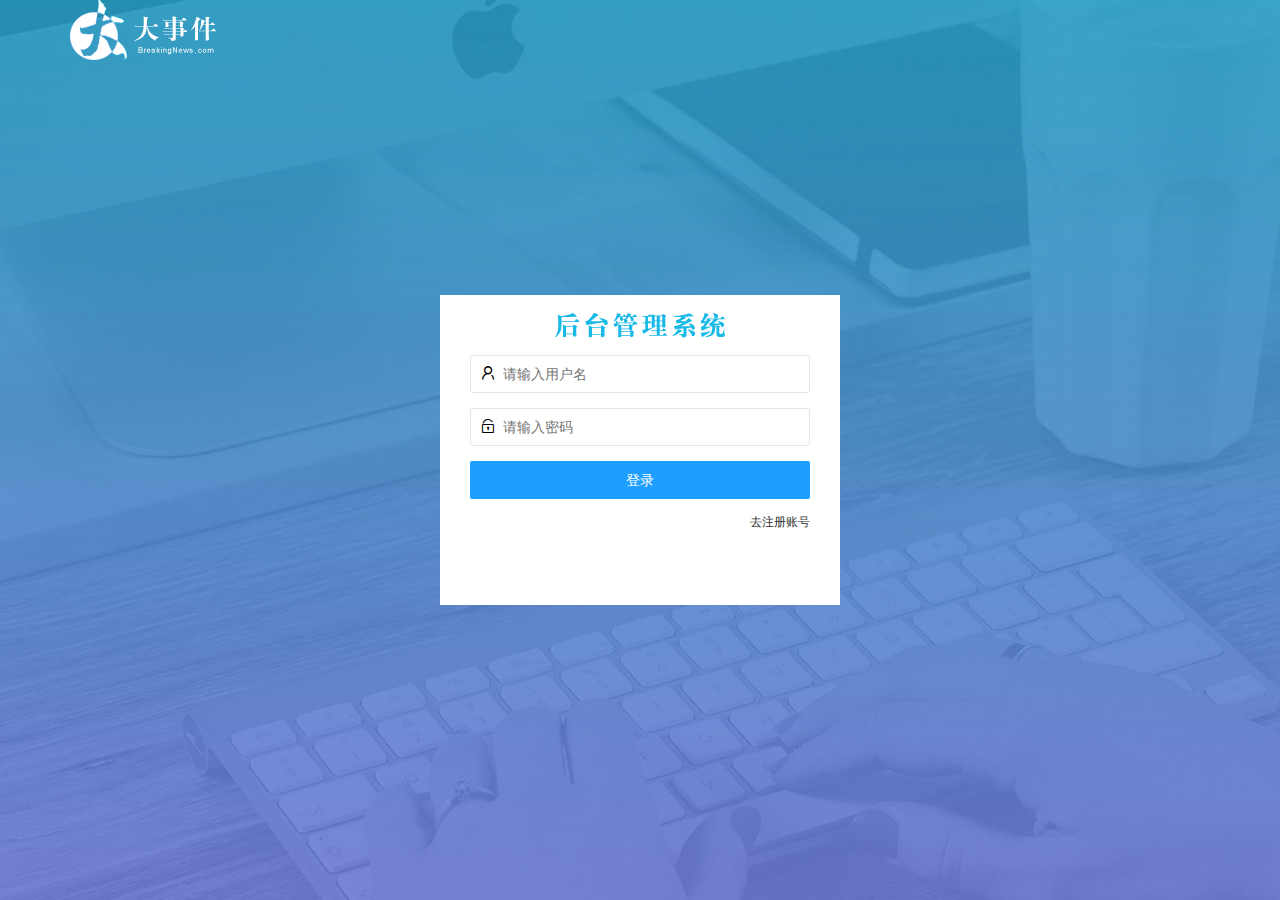
<file: login.html>
<!DOCTYPE html>
<html lang="en">

<head>
    <meta charset="UTF-8">
    <meta name="viewport" content="width=device-width, initial-scale=1.0">
    <title>大事件-登录/注册</title>
    <!-- 导入LayUI 样式 -->
    <link rel="stylesheet" href="/assets/lib/layui/css/layui.css">
    <!-- 导入自己样式 -->
    <link rel="stylesheet" href="/assets/css/login.css">


</head>

<body>
    <!-- 头部logo -->
    <div class="layui-main">
        <img src="/assets/images/logo.png" alt="" />
    </div>

    <!-- 登录注册 -->
    <div class="loginAndRegBox">
        <div class="title-box"></div>

        <!-- 登录div -->
        <div class="login-box">
            <form class="layui-form" id="form_login">
                <!-- username -->
                <div class="layui-form-item">
                    <i class="layui-icon layui-icon-username"></i>
                    <input type="text" name="username" required lay-verify="required" placeholder="请输入用户名" autocomplete="off" class="layui-input">
                </div>

                <!-- password -->
                <div class="layui-form-item">
                    <i class="layui-icon layui-icon-password"></i>
                    <input type="password" name="password" required lay-verify="required|pwd" placeholder="请输入密码" autocomplete="off" class="layui-input">
                </div>

                <!-- login button -->
                <div class="layui-form-item">
                    <!-- lay-submit 属性 -->
                    <button class="layui-btn layui-btn-fluid layui-btn-normal" lay-submit>登录</button>
                </div>

                <div class="layui-form-item links">
                    <a href="javascript:; " id="link_reg">去注册账号</a>
                </div>
            </form>
        </div>

        <!-- 注册的div -->
        <div class="reg-box">
            <form class="layui-form" id="form_reg">
                <!-- username -->
                <div class="layui-form-item">
                    <i class="layui-icon layui-icon-username"></i>
                    <input type="text" name="username" required lay-verify="required" placeholder="请输入用户名" autocomplete="off" class="layui-input">
                </div>

                <!-- password -->
                <div class="layui-form-item">
                    <i class="layui-icon layui-icon-password"></i>
                    <input type="password" name="password" required lay-verify="required|pwd" placeholder="请输入密码" autocomplete="off" class="layui-input">
                </div>

                <!-- double check password -->
                <div class="layui-form-item">
                    <i class="layui-icon layui-icon-password"></i>
                    <input type="password" name="repassword" required lay-verify="required|pwd|repwd" placeholder="再次确认密码" autocomplete="off" class="layui-input">
                </div>
                <!-- reg button -->
                <div class="layui-form-item">
                    <!-- lay-submit 属性 -->
                    <button class="layui-btn layui-btn-fluid layui-btn-normal" lay-submit>注册</button>
                </div>

                <div class="layui-form-item links">
                    <a href="javascript:; " id="link_login">去登录</a>
                </div>
            </form>
        </div>
    </div>

    <script src="/assets/lib/layui/layui.all.js"></script>
    <script src="/assets/lib/jquery.js "></script>
    <script src="/assets/js/baseAPI.js"></script>
    <script src="/assets/js/login.js "></script>


</body>

</html>
</file>
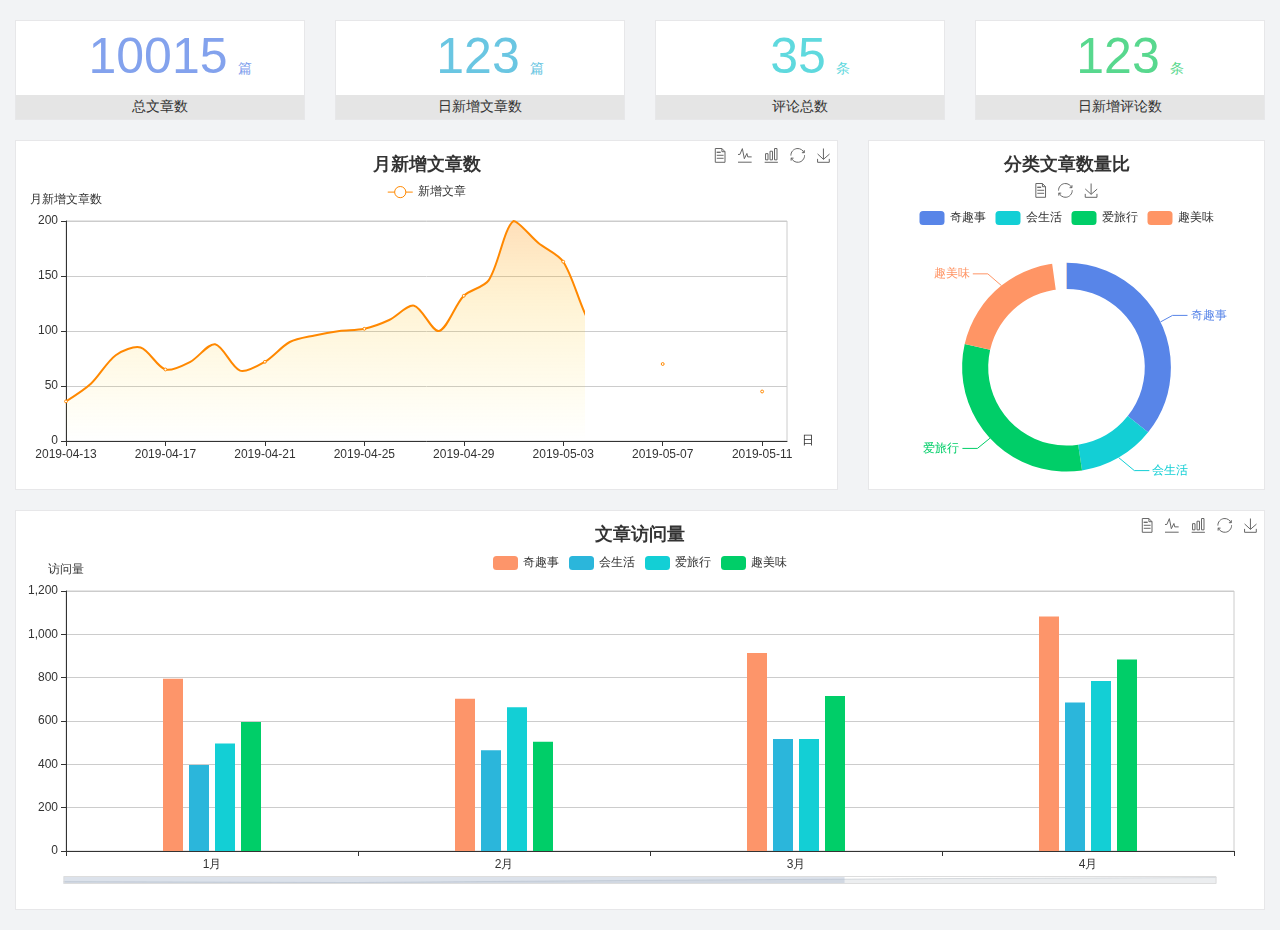
<file: home/dashboard.html>
<!DOCTYPE html>
<html lang="en">

<head>
  <meta charset="UTF-8">
  <meta name="viewport" content="width=device-width, initial-scale=1.0">
  <meta http-equiv="X-UA-Compatible" content="ie=edge">
  <title>图表统计</title>
  <link rel="stylesheet" href="../../assets/lib/bootstrap.css" />
  <link rel="stylesheet" href="../../assets/lib/main.css" />
  <script src="../../assets/lib/jquery.js"></script>
  <script type="text/javascript" src="../../assets/lib/echarts.min.js"></script>
</head>

<body>
  <div class="container-fluid">
    <div class="row spannel_list">
      <div class="col-sm-3 col-xs-6">
        <div class="spannel">
          <em>10015</em><span>篇</span>
          <b>总文章数</b>
        </div>
      </div>
      <div class="col-sm-3 col-xs-6">
        <div class="spannel scolor01">
          <em>123</em><span>篇</span>
          <b>日新增文章数</b>
        </div>
      </div>
      <div class="col-sm-3 col-xs-6">
        <div class="spannel scolor02">
          <em>35</em><span>条</span>
          <b>评论总数</b>
        </div>
      </div>
      <div class="col-sm-3 col-xs-6">
        <div class="spannel scolor03">
          <em>123</em><span>条</span>
          <b>日新增评论数</b>
        </div>
      </div>
    </div>
  </div>

  <div class="container-fluid">
    <div class="row curve-pie">
      <div class="col-lg-8 col-md-8">
        <div class="gragh_pannel" id="curve_show"></div>
      </div>
      <div class="col-lg-4 col-md-4">
        <div class="gragh_pannel" id="pie_show"></div>
      </div>
    </div>
  </div>

  <div class="container-fluid">
    <div class="column_pannel" id="column_show"></div>
  </div>

  <script>
    var oChart = echarts.init(document.getElementById('curve_show'));
    var aList_all = [
      { 'count': 36, 'date': '2019-04-13' },
      { 'count': 52, 'date': '2019-04-14' },
      { 'count': 78, 'date': '2019-04-15' },
      { 'count': 85, 'date': '2019-04-16' },
      { 'count': 65, 'date': '2019-04-17' },
      { 'count': 72, 'date': '2019-04-18' },
      { 'count': 88, 'date': '2019-04-19' },
      { 'count': 64, 'date': '2019-04-20' },
      { 'count': 72, 'date': '2019-04-21' },
      { 'count': 90, 'date': '2019-04-22' },
      { 'count': 96, 'date': '2019-04-23' },
      { 'count': 100, 'date': '2019-04-24' },
      { 'count': 102, 'date': '2019-04-25' },
      { 'count': 110, 'date': '2019-04-26' },
      { 'count': 123, 'date': '2019-04-27' },
      { 'count': 100, 'date': '2019-04-28' },
      { 'count': 132, 'date': '2019-04-29' },
      { 'count': 146, 'date': '2019-04-30' },
      { 'count': 200, 'date': '2019-05-01' },
      { 'count': 180, 'date': '2019-05-02' },
      { 'count': 163, 'date': '2019-05-03' },
      { 'count': 110, 'date': '2019-05-04' },
      { 'count': 80, 'date': '2019-05-05' },
      { 'count': 82, 'date': '2019-05-06' },
      { 'count': 70, 'date': '2019-05-07' },
      { 'count': 65, 'date': '2019-05-08' },
      { 'count': 54, 'date': '2019-05-09' },
      { 'count': 40, 'date': '2019-05-10' },
      { 'count': 45, 'date': '2019-05-11' },
      { 'count': 38, 'date': '2019-05-12' },
    ];

    let aCount = [];
    let aDate = [];

    for (var i = 0; i < aList_all.length; i++) {
      aCount.push(aList_all[i].count);
      aDate.push(aList_all[i].date);
    }

    var chartopt = {
      title: {
        text: '月新增文章数',
        left: 'center',
        top: '10'
      },
      tooltip: {
        trigger: 'axis'
      },
      legend: {
        data: ['新增文章'],
        top: '40'
      },
      toolbox: {
        show: true,
        feature: {
          mark: { show: true },
          dataView: { show: true, readOnly: false },
          magicType: { show: true, type: ['line', 'bar'] },
          restore: { show: true },
          saveAsImage: { show: true }
        }
      },
      calculable: true,
      xAxis: [
        {
          name: '日',
          type: 'category',
          boundaryGap: false,
          data: aDate
        }
      ],
      yAxis: [
        {
          name: '月新增文章数',
          type: 'value'
        }
      ],
      series: [
        {
          name: '新增文章',
          type: 'line',
          smooth: true,
          itemStyle: { normal: { areaStyle: { type: 'default' }, color: '#f80' }, lineStyle: { color: '#f80' } },
          data: aCount
        }],
      areaStyle: {
        normal: {
          color: new echarts.graphic.LinearGradient(0, 0, 0, 1, [{
            offset: 0,
            color: 'rgba(255,136,0,0.39)'
          }, {
            offset: .34,
            color: 'rgba(255,180,0,0.25)'
          }, {
            offset: 1,
            color: 'rgba(255,222,0,0.00)'
          }])

        }
      },
      grid: {
        show: true,
        x: 50,
        x2: 50,
        y: 80,
        height: 220
      }
    };

    oChart.setOption(chartopt);


    var oPie = echarts.init(document.getElementById('pie_show'));
    var oPieopt =
    {
      title: {
        top: 10,
        text: '分类文章数量比',
        x: 'center'
      },
      tooltip: {
        trigger: 'item',
        formatter: "{a} <br/>{b} : {c} ({d}%)"
      },
      color: ['#5885e8', '#13cfd5', '#00ce68', '#ff9565'],
      legend: {
        x: 'center',
        top: 65,
        data: ['奇趣事', '会生活', '爱旅行', '趣美味']
      },
      toolbox: {
        show: true,
        x: 'center',
        top: 35,
        feature: {
          mark: { show: true },
          dataView: { show: true, readOnly: false },
          magicType: {
            show: true,
            type: ['pie', 'funnel'],
            option: {
              funnel: {
                x: '25%',
                width: '50%',
                funnelAlign: 'left',
                max: 1548
              }
            }
          },
          restore: { show: true },
          saveAsImage: { show: true }
        }
      },
      calculable: true,
      series: [
        {
          name: '访问来源',
          type: 'pie',
          radius: ['45%', '60%'],
          center: ['50%', '65%'],
          data: [
            { value: 300, name: '奇趣事' },
            { value: 100, name: '会生活' },
            { value: 260, name: '爱旅行' },
            { value: 180, name: '趣美味' }
          ]
        }
      ]
    };
    oPie.setOption(oPieopt);



    var oColumn = this.echarts.init(document.getElementById('column_show'));
    var oColumnopt =
    {
      title: {
        text: '文章访问量',
        left: 'center',
        top: '10'
      },
      tooltip: {
        trigger: 'axis'
      },
      legend: {
        data: ['奇趣事', '会生活', '爱旅行', '趣美味'],
        top: '40'
      },
      toolbox: {
        show: true,
        feature: {
          mark: { show: true },
          dataView: { show: true, readOnly: false },
          magicType: { show: true, type: ['line', 'bar'] },
          restore: { show: true },
          saveAsImage: { show: true }
        }
      },
      calculable: true,
      xAxis: [
        {
          type: 'category',
          data: ['1月', '2月', '3月', '4月', '5月']
        }
      ],
      yAxis: [
        {
          name: '访问量',
          type: 'value'
        }
      ],
      series: [
        {
          name: '奇趣事',
          type: 'bar',
          barWidth: 20,
          itemStyle: {
            normal: { areaStyle: { type: 'default' }, color: '#fd956a' }
          },
          data: [800, 708, 920, 1090, 1200]
        },
        {
          name: '会生活',
          type: 'bar',
          barWidth: 20,
          itemStyle: {
            normal: { areaStyle: { type: 'default' }, color: '#2bb6db' }
          },
          data: [400, 468, 520, 690, 800]
        },
        {
          name: '爱旅行',
          type: 'bar',
          barWidth: 20,
          itemStyle: {
            normal: { areaStyle: { type: 'default' }, color: '#13cfd5' }
          },
          data: [500, 668, 520, 790, 900]
        },
        {
          name: '趣美味',
          type: 'bar',
          barWidth: 20,
          itemStyle: {
            normal: { areaStyle: { type: 'default' }, color: '#00ce68' }
          },
          data: [600, 508, 720, 890, 1000]
        }
      ],
      grid: {
        show: true,
        x: 50,
        x2: 30,
        y: 80,
        height: 260
      },
      dataZoom: [//给x轴设置滚动条
        {
          start: 0,//默认为0
          end: 100 - 1000 / 31,//默认为100
          type: 'slider',
          show: true,
          xAxisIndex: [0],
          handleSize: 0,//滑动条的 左右2个滑动条的大小
          height: 8,//组件高度
          left: 45, //左边的距离
          right: 50,//右边的距离
          bottom: 26,//右边的距离
          handleColor: '#ddd',//h滑动图标的颜色
          handleStyle: {
            borderColor: "#cacaca",
            borderWidth: "1",
            shadowBlur: 2,
            background: "#ddd",
            shadowColor: "#ddd",
          }
        }]
    };
    oColumn.setOption(oColumnopt);
  </script>
</body>

</html>
</file>
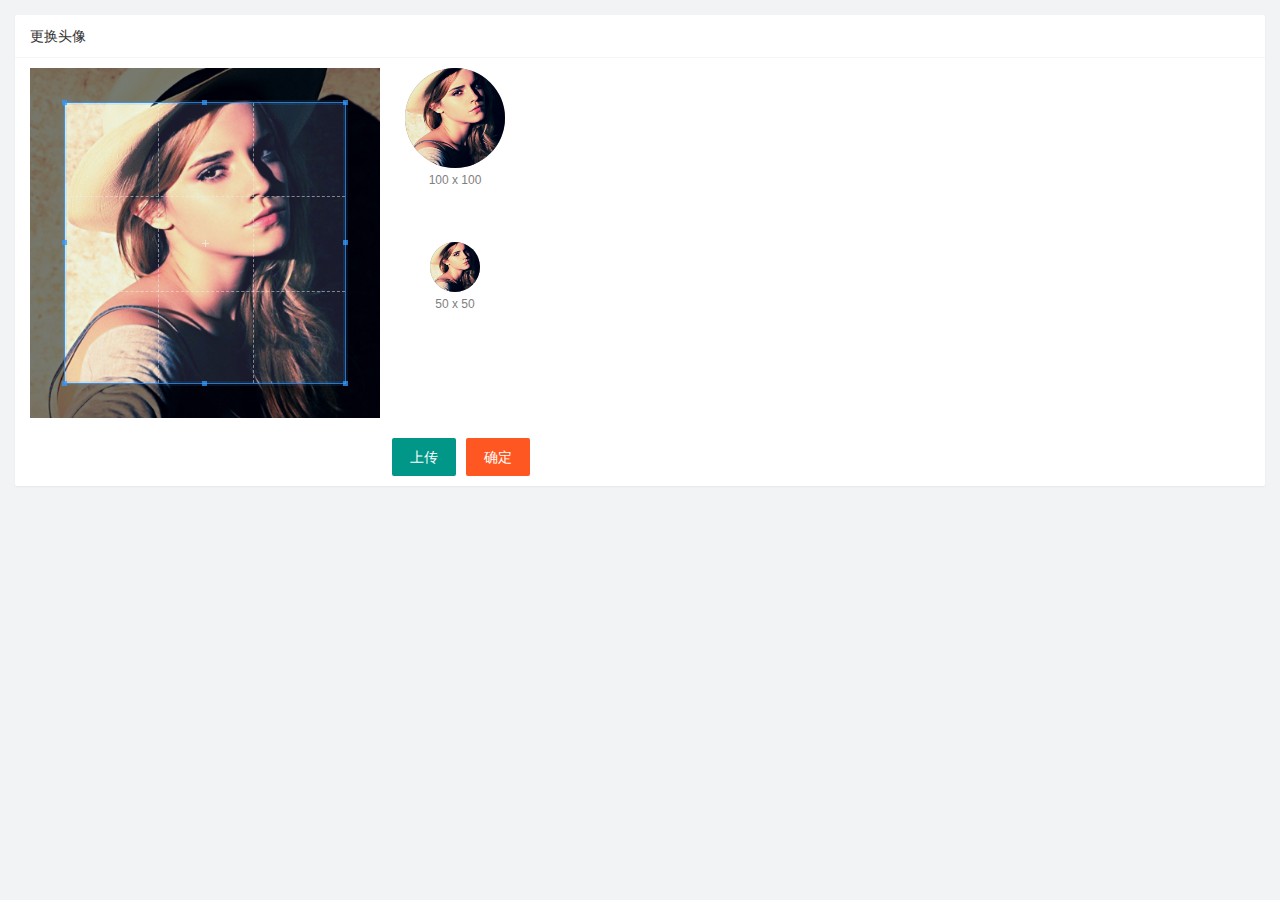
<file: user/user_avatar.html>
<!DOCTYPE html>
<html lang="en">

<head>
    <meta charset="UTF-8">
    <meta name="viewport" content="width=device-width, initial-scale=1.0">
    <title>Document</title>
    <link rel="stylesheet" href="/assets/lib/layui/css/layui.css">
    <link rel="stylesheet" href="/assets/lib/cropper/cropper.css">
    <link rel="stylesheet" href="/assets/css/user/user_avatar.css">
</head>

<body>
    <div class="layui-card">
        <div class="layui-card-header">更换头像</div>
        <div class="layui-card-body">
            <!-- 第一行的图片裁剪和预览区域 -->
            <div class="row1">
                <!-- 图片裁剪区域 -->
                <div class="cropper-box">
                    <!-- 这个 img 标签很重要，将来会把它初始化为裁剪区域 -->
                    <img id="image" src="/assets/images/sample.jpg" />
                </div>
                <!-- 图片的预览区域 -->
                <div class="preview-box">
                    <div>
                        <!-- 宽高为 100px 的预览区域 -->
                        <div class="img-preview w100"></div>
                        <p class="size">100 x 100</p>
                    </div>
                    <div>
                        <!-- 宽高为 50px 的预览区域 -->
                        <div class="img-preview w50"></div>
                        <p class="size">50 x 50</p>
                    </div>
                </div>
            </div>

            <!-- 第二行的按钮区域 -->
            <div class="row2">
                <input type="file" id="file" accept="image/png,image/jpeg" />
                <button type="button" class="layui-btn" id="btnChooseImage">上传</button>
                <button type="button" class="layui-btn layui-btn-danger" id="btnUpload">确定</button>
            </div>
        </div>
    </div>

    <script src="/assets/lib/layui/layui.all.js"></script>
    <script src="/assets/lib/jquery.js"></script>
    <script src="/assets/lib/cropper/Cropper.js"></script>
    <script src="/assets/lib/cropper/jquery-cropper.js"></script>

    <script src="/assets/js/baseAPI.js"></script>
    <script src="/assets/js/user/user_avatar.js"></script>
</body>

</html>
</file>
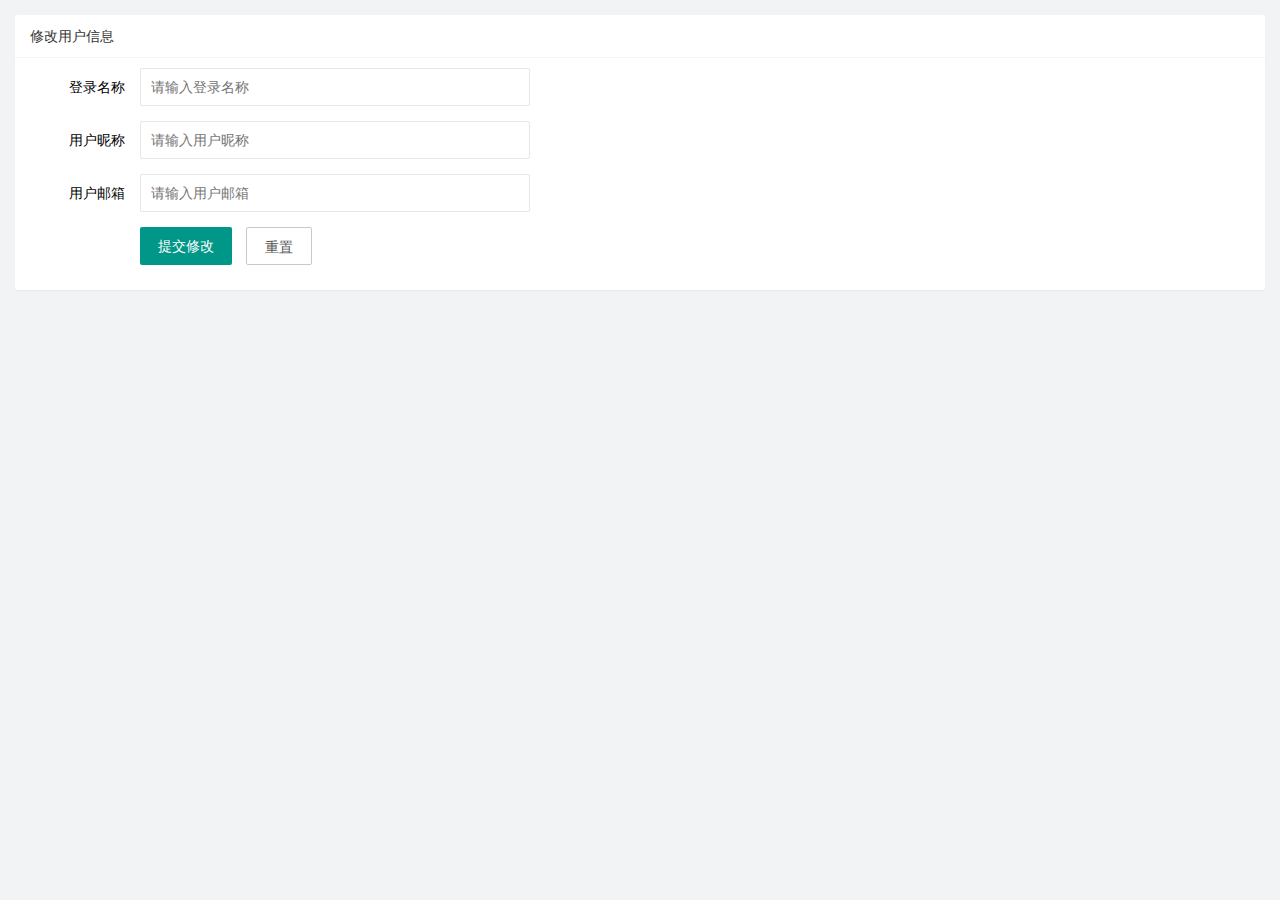
<file: user/user_info.html>
<!DOCTYPE html>
<html lang="en">

<head>
    <meta charset="UTF-8">
    <meta name="viewport" content="width=device-width, initial-scale=1.0">
    <title>Document</title>
    <link rel="stylesheet" href="/assets/lib/layui/css/layui.css">
    <link rel="stylesheet" href="/assets/css/user/user_info.css">
</head>

<body>
    <div class="layui-card">
        <div class="layui-card-header">修改用户信息</div>
        <div class="layui-card-body">
            <form class="layui-form" lay-filter="formUserInfo">
                <!-- 隐藏域 -->
                <input type="hidden" name="id" value="">
                <div class="layui-form-item">
                    <label class="layui-form-label">登录名称</label>
                    <div class="layui-input-block">
                        <input type="text" name="username" required lay-verify="required" placeholder="请输入登录名称" autocomplete="off" class="layui-input" readonly>
                    </div>
                </div>

                <div class="layui-form-item">
                    <label class="layui-form-label">用户昵称</label>
                    <div class="layui-input-block">
                        <input type="text" name="nickname" required lay-verify="required|nickname" placeholder="请输入用户昵称" autocomplete="off" class="layui-input">
                    </div>
                </div>

                <div class="layui-form-item">
                    <label class="layui-form-label">用户邮箱</label>
                    <div class="layui-input-block">
                        <input type="text" name="email" required lay-verify="required|email" placeholder="请输入用户邮箱" autocomplete="off" class="layui-input">
                    </div>
                </div>

                <div class="layui-form-item">
                    <div class="layui-input-block">
                        <button class="layui-btn" lay-submit lay-filter="formDemo">提交修改</button>
                        <button type="reset" class="layui-btn layui-btn-primary" id="btnReset">重置</button>
                    </div>
                </div>
            </form>
        </div>
    </div>

    <script src="/assets/lib/layui/layui.all.js"></script>
    <script src="/assets/lib/jquery.js"></script>
    <script src="/assets/js/baseAPI.js"></script>
    <script src="/assets/js/user/user_info.js"></script>
</body>

</html>
</file>
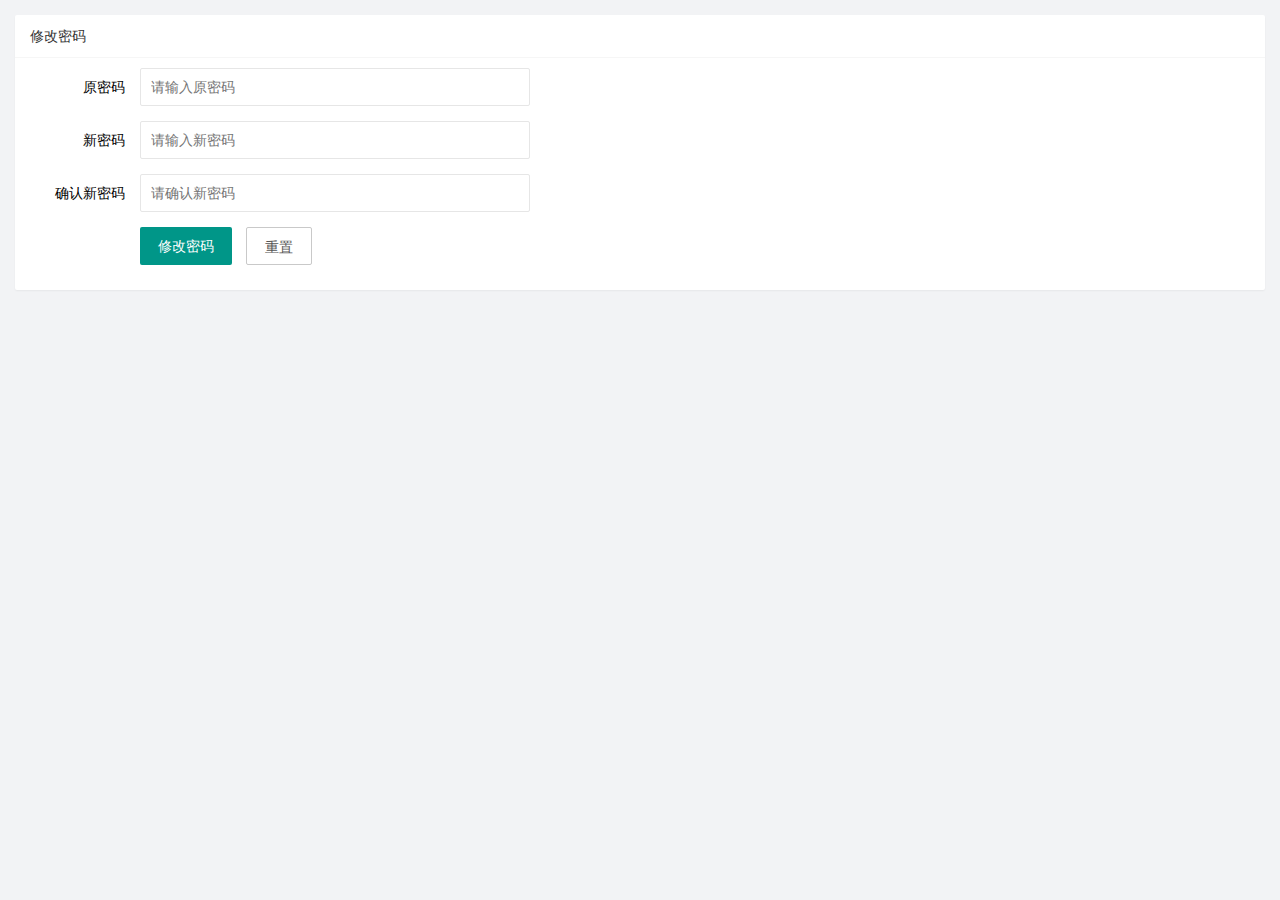
<file: user/user_pwd.html>
<!DOCTYPE html>
<html lang="en">

<head>
    <meta charset="UTF-8">
    <meta name="viewport" content="width=device-width, initial-scale=1.0">
    <title>Document</title>
    <link rel="stylesheet" href="/assets/lib/layui/css/layui.css">
    <link rel="stylesheet" href="/assets/css/user/user_pwd.css">
</head>

<body>
    <div class="layui-card">
        <div class="layui-card-header">修改密码</div>
        <div class="layui-card-body">
            <form class="layui-form">
                <div class="layui-form-item">
                    <label class="layui-form-label">原密码</label>
                    <div class="layui-input-block">
                        <input type="password" name="oldPwd" required lay-verify="required|pwd" placeholder="请输入原密码" autocomplete="off" class="layui-input">
                    </div>
                </div>
                <div class="layui-form-item">
                    <label class="layui-form-label">新密码</label>
                    <div class="layui-input-block">
                        <input type="password" name="newPwd" required lay-verify="required|pwd|samePwd" placeholder="请输入新密码" autocomplete="off" class="layui-input">
                    </div>
                </div>
                <div class="layui-form-item">
                    <label class="layui-form-label">确认新密码</label>
                    <div class="layui-input-block">
                        <input type="password" name="rePwd" required lay-verify="required|pwd|rePwd" placeholder="请确认新密码" autocomplete="off" class="layui-input">
                    </div>
                </div>
                <div class="layui-form-item">
                    <div class="layui-input-block">
                        <button class="layui-btn" lay-submit lay-filter="formDemo">修改密码</button>
                        <button type="reset" class="layui-btn layui-btn-primary">重置</button>
                    </div>
                </div>
            </form>
        </div>
    </div>

    <script src="/assets/lib/layui/layui.all.js"></script>

    <script src="/assets/lib/jquery.js"></script>

    <script src="/assets/js/baseAPI.js"></script>

    <script src="/assets/js/user/user_pwd.js"></script>
</body>

</html>
</file>
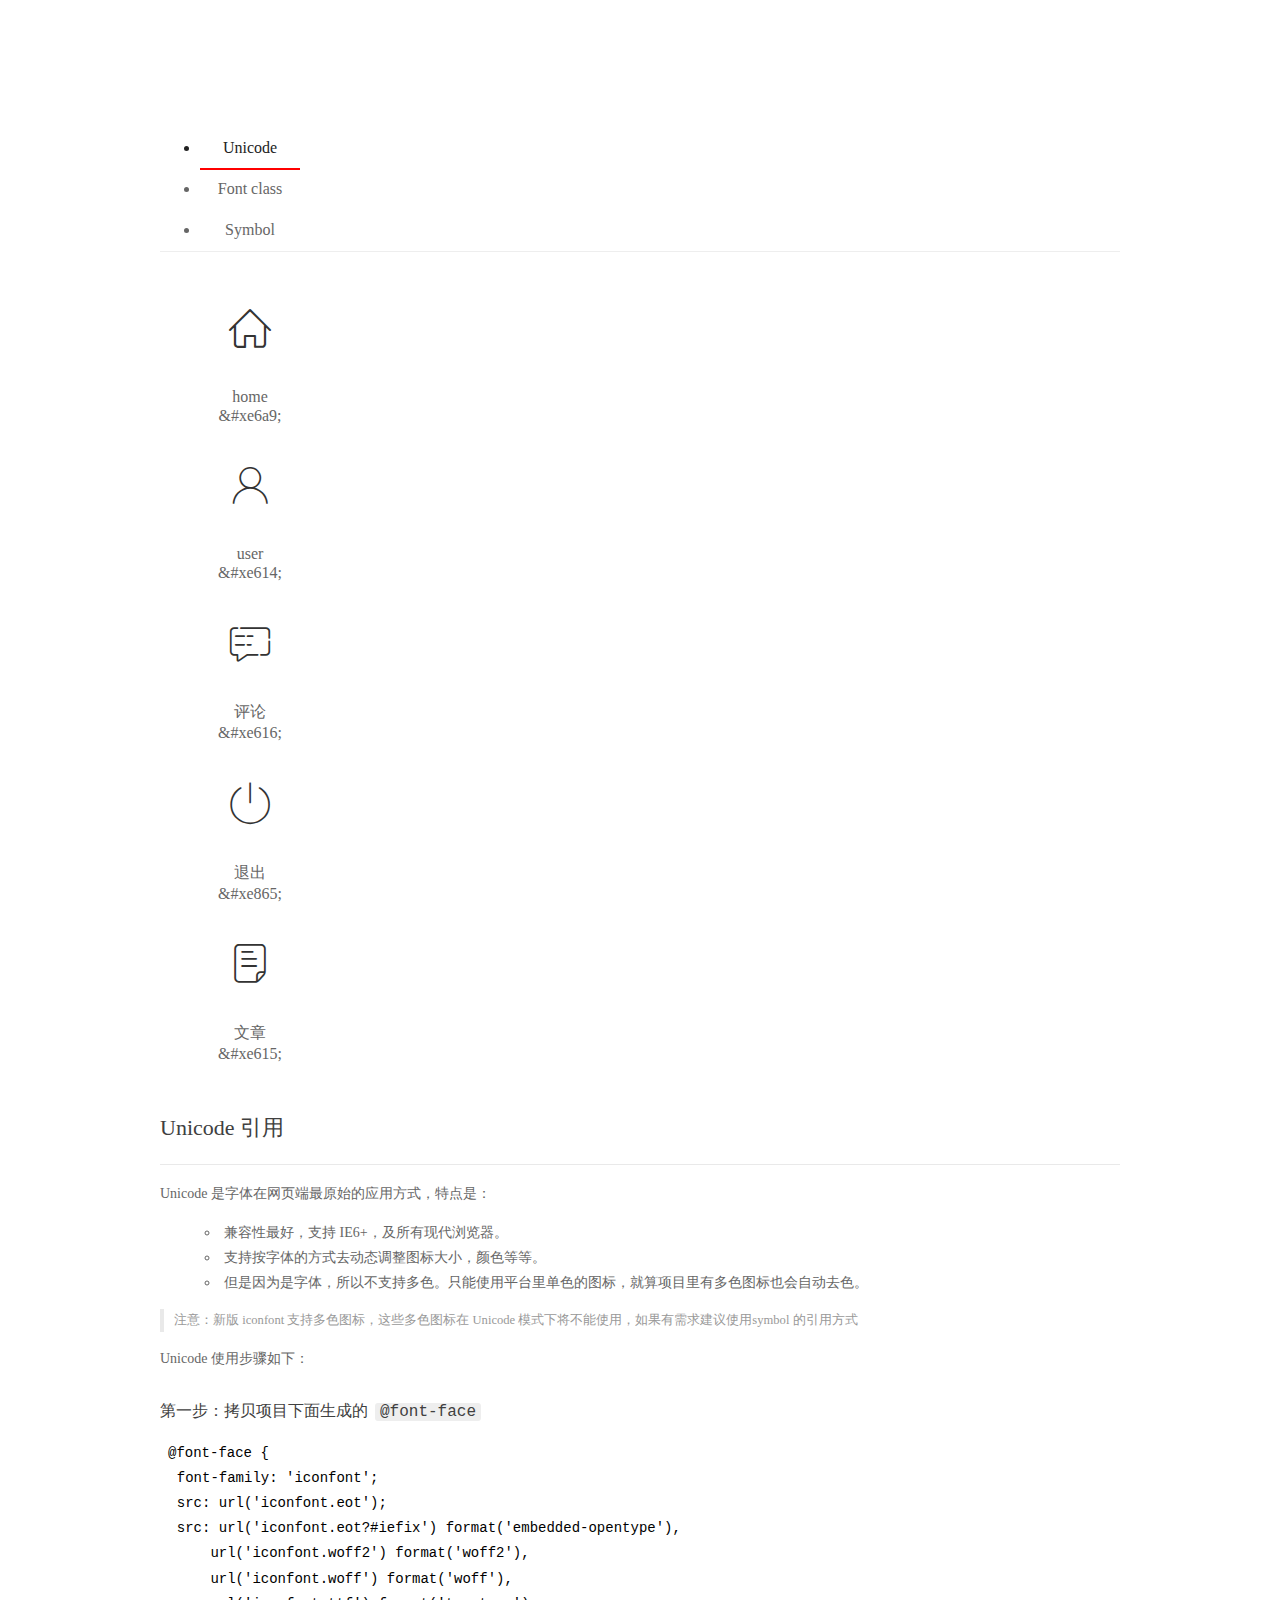
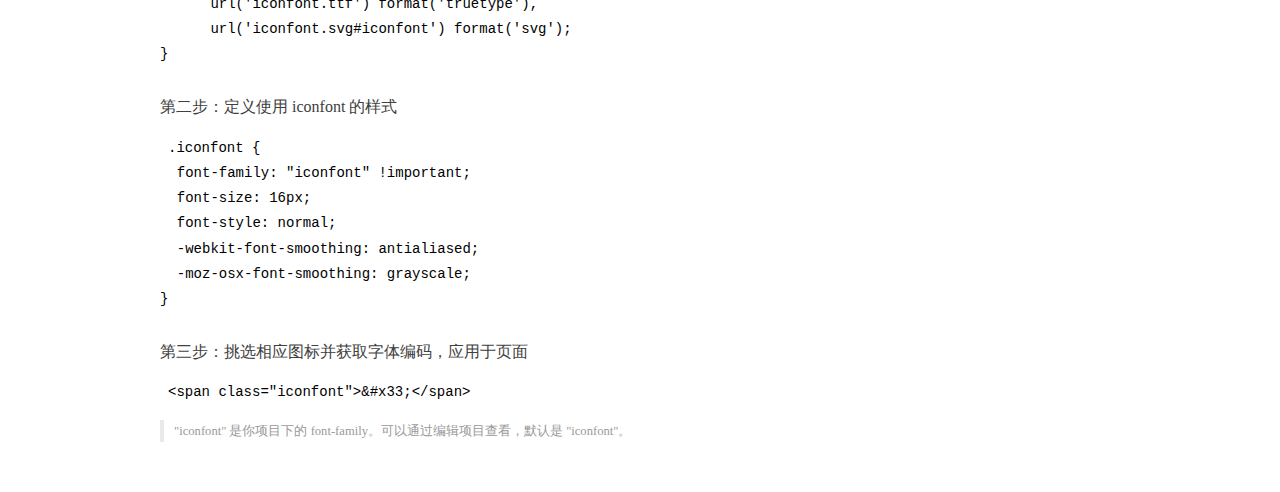
<file: assets/fonts/demo_index.html>
<!DOCTYPE html>
<html>
<head>
  <meta charset="utf-8"/>
  <title>IconFont Demo</title>
  <link rel="shortcut icon" href="https://gtms04.alicdn.com/tps/i4/TB1_oz6GVXXXXaFXpXXJDFnIXXX-64-64.ico" type="image/x-icon"/>
  <link rel="stylesheet" href="https://g.alicdn.com/thx/cube/1.3.2/cube.min.css">
  <link rel="stylesheet" href="demo.css">
  <link rel="stylesheet" href="iconfont.css">
  <script src="iconfont.js"></script>
  <!-- jQuery -->
  <script src="https://a1.alicdn.com/oss/uploads/2018/12/26/7bfddb60-08e8-11e9-9b04-53e73bb6408b.js"></script>
  <!-- 代码高亮 -->
  <script src="https://a1.alicdn.com/oss/uploads/2018/12/26/a3f714d0-08e6-11e9-8a15-ebf944d7534c.js"></script>
</head>
<body>
  <div class="main">
    <h1 class="logo"><a href="https://www.iconfont.cn/" title="iconfont 首页" target="_blank">&#xe86b;</a></h1>
    <div class="nav-tabs">
      <ul id="tabs" class="dib-box">
        <li class="dib active"><span>Unicode</span></li>
        <li class="dib"><span>Font class</span></li>
        <li class="dib"><span>Symbol</span></li>
      </ul>
      
    </div>
    <div class="tab-container">
      <div class="content unicode" style="display: block;">
          <ul class="icon_lists dib-box">
          
            <li class="dib">
              <span class="icon iconfont">&#xe6a9;</span>
                <div class="name">home</div>
                <div class="code-name">&amp;#xe6a9;</div>
              </li>
          
            <li class="dib">
              <span class="icon iconfont">&#xe614;</span>
                <div class="name">user</div>
                <div class="code-name">&amp;#xe614;</div>
              </li>
          
            <li class="dib">
              <span class="icon iconfont">&#xe616;</span>
                <div class="name">评论</div>
                <div class="code-name">&amp;#xe616;</div>
              </li>
          
            <li class="dib">
              <span class="icon iconfont">&#xe865;</span>
                <div class="name">退出</div>
                <div class="code-name">&amp;#xe865;</div>
              </li>
          
            <li class="dib">
              <span class="icon iconfont">&#xe615;</span>
                <div class="name">文章</div>
                <div class="code-name">&amp;#xe615;</div>
              </li>
          
          </ul>
          <div class="article markdown">
          <h2 id="unicode-">Unicode 引用</h2>
          <hr>

          <p>Unicode 是字体在网页端最原始的应用方式，特点是：</p>
          <ul>
            <li>兼容性最好，支持 IE6+，及所有现代浏览器。</li>
            <li>支持按字体的方式去动态调整图标大小，颜色等等。</li>
            <li>但是因为是字体，所以不支持多色。只能使用平台里单色的图标，就算项目里有多色图标也会自动去色。</li>
          </ul>
          <blockquote>
            <p>注意：新版 iconfont 支持多色图标，这些多色图标在 Unicode 模式下将不能使用，如果有需求建议使用symbol 的引用方式</p>
          </blockquote>
          <p>Unicode 使用步骤如下：</p>
          <h3 id="-font-face">第一步：拷贝项目下面生成的 <code>@font-face</code></h3>
<pre><code class="language-css"
>@font-face {
  font-family: 'iconfont';
  src: url('iconfont.eot');
  src: url('iconfont.eot?#iefix') format('embedded-opentype'),
      url('iconfont.woff2') format('woff2'),
      url('iconfont.woff') format('woff'),
      url('iconfont.ttf') format('truetype'),
      url('iconfont.svg#iconfont') format('svg');
}
</code></pre>
          <h3 id="-iconfont-">第二步：定义使用 iconfont 的样式</h3>
<pre><code class="language-css"
>.iconfont {
  font-family: "iconfont" !important;
  font-size: 16px;
  font-style: normal;
  -webkit-font-smoothing: antialiased;
  -moz-osx-font-smoothing: grayscale;
}
</code></pre>
          <h3 id="-">第三步：挑选相应图标并获取字体编码，应用于页面</h3>
<pre>
<code class="language-html"
>&lt;span class="iconfont"&gt;&amp;#x33;&lt;/span&gt;
</code></pre>
          <blockquote>
            <p>"iconfont" 是你项目下的 font-family。可以通过编辑项目查看，默认是 "iconfont"。</p>
          </blockquote>
          </div>
      </div>
      <div class="content font-class">
        <ul class="icon_lists dib-box">
          
          <li class="dib">
            <span class="icon iconfont icon-home"></span>
            <div class="name">
              home
            </div>
            <div class="code-name">.icon-home
            </div>
          </li>
          
          <li class="dib">
            <span class="icon iconfont icon-user"></span>
            <div class="name">
              user
            </div>
            <div class="code-name">.icon-user
            </div>
          </li>
          
          <li class="dib">
            <span class="icon iconfont icon-pinglun"></span>
            <div class="name">
              评论
            </div>
            <div class="code-name">.icon-pinglun
            </div>
          </li>
          
          <li class="dib">
            <span class="icon iconfont icon-tuichu"></span>
            <div class="name">
              退出
            </div>
            <div class="code-name">.icon-tuichu
            </div>
          </li>
          
          <li class="dib">
            <span class="icon iconfont icon-16"></span>
            <div class="name">
              文章
            </div>
            <div class="code-name">.icon-16
            </div>
          </li>
          
        </ul>
        <div class="article markdown">
        <h2 id="font-class-">font-class 引用</h2>
        <hr>

        <p>font-class 是 Unicode 使用方式的一种变种，主要是解决 Unicode 书写不直观，语意不明确的问题。</p>
        <p>与 Unicode 使用方式相比，具有如下特点：</p>
        <ul>
          <li>兼容性良好，支持 IE8+，及所有现代浏览器。</li>
          <li>相比于 Unicode 语意明确，书写更直观。可以很容易分辨这个 icon 是什么。</li>
          <li>因为使用 class 来定义图标，所以当要替换图标时，只需要修改 class 里面的 Unicode 引用。</li>
          <li>不过因为本质上还是使用的字体，所以多色图标还是不支持的。</li>
        </ul>
        <p>使用步骤如下：</p>
        <h3 id="-fontclass-">第一步：引入项目下面生成的 fontclass 代码：</h3>
<pre><code class="language-html">&lt;link rel="stylesheet" href="./iconfont.css"&gt;
</code></pre>
        <h3 id="-">第二步：挑选相应图标并获取类名，应用于页面：</h3>
<pre><code class="language-html">&lt;span class="iconfont icon-xxx"&gt;&lt;/span&gt;
</code></pre>
        <blockquote>
          <p>"
            iconfont" 是你项目下的 font-family。可以通过编辑项目查看，默认是 "iconfont"。</p>
        </blockquote>
      </div>
      </div>
      <div class="content symbol">
          <ul class="icon_lists dib-box">
          
            <li class="dib">
                <svg class="icon svg-icon" aria-hidden="true">
                  <use xlink:href="#icon-home"></use>
                </svg>
                <div class="name">home</div>
                <div class="code-name">#icon-home</div>
            </li>
          
            <li class="dib">
                <svg class="icon svg-icon" aria-hidden="true">
                  <use xlink:href="#icon-user"></use>
                </svg>
                <div class="name">user</div>
                <div class="code-name">#icon-user</div>
            </li>
          
            <li class="dib">
                <svg class="icon svg-icon" aria-hidden="true">
                  <use xlink:href="#icon-pinglun"></use>
                </svg>
                <div class="name">评论</div>
                <div class="code-name">#icon-pinglun</div>
            </li>
          
            <li class="dib">
                <svg class="icon svg-icon" aria-hidden="true">
                  <use xlink:href="#icon-tuichu"></use>
                </svg>
                <div class="name">退出</div>
                <div class="code-name">#icon-tuichu</div>
            </li>
          
            <li class="dib">
                <svg class="icon svg-icon" aria-hidden="true">
                  <use xlink:href="#icon-16"></use>
                </svg>
                <div class="name">文章</div>
                <div class="code-name">#icon-16</div>
            </li>
          
          </ul>
          <div class="article markdown">
          <h2 id="symbol-">Symbol 引用</h2>
          <hr>

          <p>这是一种全新的使用方式，应该说这才是未来的主流，也是平台目前推荐的用法。相关介绍可以参考这篇<a href="">文章</a>
            这种用法其实是做了一个 SVG 的集合，与另外两种相比具有如下特点：</p>
          <ul>
            <li>支持多色图标了，不再受单色限制。</li>
            <li>通过一些技巧，支持像字体那样，通过 <code>font-size</code>, <code>color</code> 来调整样式。</li>
            <li>兼容性较差，支持 IE9+，及现代浏览器。</li>
            <li>浏览器渲染 SVG 的性能一般，还不如 png。</li>
          </ul>
          <p>使用步骤如下：</p>
          <h3 id="-symbol-">第一步：引入项目下面生成的 symbol 代码：</h3>
<pre><code class="language-html">&lt;script src="./iconfont.js"&gt;&lt;/script&gt;
</code></pre>
          <h3 id="-css-">第二步：加入通用 CSS 代码（引入一次就行）：</h3>
<pre><code class="language-html">&lt;style&gt;
.icon {
  width: 1em;
  height: 1em;
  vertical-align: -0.15em;
  fill: currentColor;
  overflow: hidden;
}
&lt;/style&gt;
</code></pre>
          <h3 id="-">第三步：挑选相应图标并获取类名，应用于页面：</h3>
<pre><code class="language-html">&lt;svg class="icon" aria-hidden="true"&gt;
  &lt;use xlink:href="#icon-xxx"&gt;&lt;/use&gt;
&lt;/svg&gt;
</code></pre>
          </div>
      </div>

    </div>
  </div>
  <script>
  $(document).ready(function () {
      $('.tab-container .content:first').show()

      $('#tabs li').click(function (e) {
        var tabContent = $('.tab-container .content')
        var index = $(this).index()

        if ($(this).hasClass('active')) {
          return
        } else {
          $('#tabs li').removeClass('active')
          $(this).addClass('active')

          tabContent.hide().eq(index).fadeIn()
        }
      })
    })
  </script>
</body>
</html>
</file>
<file: assets/lib/layui/css/layui.css>
/** layui-v2.5.5 MIT License By https://www.layui.com */
 .layui-inline,img{display:inline-block;vertical-align:middle}h1,h2,h3,h4,h5,h6{font-weight:400}.layui-edge,.layui-header,.layui-inline,.layui-main{position:relative}.layui-body,.layui-edge,.layui-elip{overflow:hidden}.layui-btn,.layui-edge,.layui-inline,img{vertical-align:middle}.layui-btn,.layui-disabled,.layui-icon,.layui-unselect{-moz-user-select:none;-webkit-user-select:none;-ms-user-select:none}.layui-elip,.layui-form-checkbox span,.layui-form-pane .layui-form-label{text-overflow:ellipsis;white-space:nowrap}.layui-breadcrumb,.layui-tree-btnGroup{visibility:hidden}blockquote,body,button,dd,div,dl,dt,form,h1,h2,h3,h4,h5,h6,input,li,ol,p,pre,td,textarea,th,ul{margin:0;padding:0;-webkit-tap-highlight-color:rgba(0,0,0,0)}a:active,a:hover{outline:0}img{border:none}li{list-style:none}table{border-collapse:collapse;border-spacing:0}h4,h5,h6{font-size:100%}button,input,optgroup,option,select,textarea{font-family:inherit;font-size:inherit;font-style:inherit;font-weight:inherit;outline:0}pre{white-space:pre-wrap;white-space:-moz-pre-wrap;white-space:-pre-wrap;white-space:-o-pre-wrap;word-wrap:break-word}body{line-height:24px;font:14px Helvetica Neue,Helvetica,PingFang SC,Tahoma,Arial,sans-serif}hr{height:1px;margin:10px 0;border:0;clear:both}a{color:#333;text-decoration:none}a:hover{color:#777}a cite{font-style:normal;*cursor:pointer}.layui-border-box,.layui-border-box *{box-sizing:border-box}.layui-box,.layui-box *{box-sizing:content-box}.layui-clear{clear:both;*zoom:1}.layui-clear:after{content:'\20';clear:both;*zoom:1;display:block;height:0}.layui-inline{*display:inline;*zoom:1}.layui-edge{display:inline-block;width:0;height:0;border-width:6px;border-style:dashed;border-color:transparent}.layui-edge-top{top:-4px;border-bottom-color:#999;border-bottom-style:solid}.layui-edge-right{border-left-color:#999;border-left-style:solid}.layui-edge-bottom{top:2px;border-top-color:#999;border-top-style:solid}.layui-edge-left{border-right-color:#999;border-right-style:solid}.layui-disabled,.layui-disabled:hover{color:#d2d2d2!important;cursor:not-allowed!important}.layui-circle{border-radius:100%}.layui-show{display:block!important}.layui-hide{display:none!important}@font-face{font-family:layui-icon;src:url(../font/iconfont.eot?v=250);src:url(../font/iconfont.eot?v=250#iefix) format('embedded-opentype'),url(../font/iconfont.woff2?v=250) format('woff2'),url(../font/iconfont.woff?v=250) format('woff'),url(../font/iconfont.ttf?v=250) format('truetype'),url(../font/iconfont.svg?v=250#layui-icon) format('svg')}.layui-icon{font-family:layui-icon!important;font-size:16px;font-style:normal;-webkit-font-smoothing:antialiased;-moz-osx-font-smoothing:grayscale}.layui-icon-reply-fill:before{content:"\e611"}.layui-icon-set-fill:before{content:"\e614"}.layui-icon-menu-fill:before{content:"\e60f"}.layui-icon-search:before{content:"\e615"}.layui-icon-share:before{content:"\e641"}.layui-icon-set-sm:before{content:"\e620"}.layui-icon-engine:before{content:"\e628"}.layui-icon-close:before{content:"\1006"}.layui-icon-close-fill:before{content:"\1007"}.layui-icon-chart-screen:before{content:"\e629"}.layui-icon-star:before{content:"\e600"}.layui-icon-circle-dot:before{content:"\e617"}.layui-icon-chat:before{content:"\e606"}.layui-icon-release:before{content:"\e609"}.layui-icon-list:before{content:"\e60a"}.layui-icon-chart:before{content:"\e62c"}.layui-icon-ok-circle:before{content:"\1005"}.layui-icon-layim-theme:before{content:"\e61b"}.layui-icon-table:before{content:"\e62d"}.layui-icon-right:before{content:"\e602"}.layui-icon-left:before{content:"\e603"}.layui-icon-cart-simple:before{content:"\e698"}.layui-icon-face-cry:before{content:"\e69c"}.layui-icon-face-smile:before{content:"\e6af"}.layui-icon-survey:before{content:"\e6b2"}.layui-icon-tree:before{content:"\e62e"}.layui-icon-upload-circle:before{content:"\e62f"}.layui-icon-add-circle:before{content:"\e61f"}.layui-icon-download-circle:before{content:"\e601"}.layui-icon-templeate-1:before{content:"\e630"}.layui-icon-util:before{content:"\e631"}.layui-icon-face-surprised:before{content:"\e664"}.layui-icon-edit:before{content:"\e642"}.layui-icon-speaker:before{content:"\e645"}.layui-icon-down:before{content:"\e61a"}.layui-icon-file:before{content:"\e621"}.layui-icon-layouts:before{content:"\e632"}.layui-icon-rate-half:before{content:"\e6c9"}.layui-icon-add-circle-fine:before{content:"\e608"}.layui-icon-prev-circle:before{content:"\e633"}.layui-icon-read:before{content:"\e705"}.layui-icon-404:before{content:"\e61c"}.layui-icon-carousel:before{content:"\e634"}.layui-icon-help:before{content:"\e607"}.layui-icon-code-circle:before{content:"\e635"}.layui-icon-water:before{content:"\e636"}.layui-icon-username:before{content:"\e66f"}.layui-icon-find-fill:before{content:"\e670"}.layui-icon-about:before{content:"\e60b"}.layui-icon-location:before{content:"\e715"}.layui-icon-up:before{content:"\e619"}.layui-icon-pause:before{content:"\e651"}.layui-icon-date:before{content:"\e637"}.layui-icon-layim-uploadfile:before{content:"\e61d"}.layui-icon-delete:before{content:"\e640"}.layui-icon-play:before{content:"\e652"}.layui-icon-top:before{content:"\e604"}.layui-icon-friends:before{content:"\e612"}.layui-icon-refresh-3:before{content:"\e9aa"}.layui-icon-ok:before{content:"\e605"}.layui-icon-layer:before{content:"\e638"}.layui-icon-face-smile-fine:before{content:"\e60c"}.layui-icon-dollar:before{content:"\e659"}.layui-icon-group:before{content:"\e613"}.layui-icon-layim-download:before{content:"\e61e"}.layui-icon-picture-fine:before{content:"\e60d"}.layui-icon-link:before{content:"\e64c"}.layui-icon-diamond:before{content:"\e735"}.layui-icon-log:before{content:"\e60e"}.layui-icon-rate-solid:before{content:"\e67a"}.layui-icon-fonts-del:before{content:"\e64f"}.layui-icon-unlink:before{content:"\e64d"}.layui-icon-fonts-clear:before{content:"\e639"}.layui-icon-triangle-r:before{content:"\e623"}.layui-icon-circle:before{content:"\e63f"}.layui-icon-radio:before{content:"\e643"}.layui-icon-align-center:before{content:"\e647"}.layui-icon-align-right:before{content:"\e648"}.layui-icon-align-left:before{content:"\e649"}.layui-icon-loading-1:before{content:"\e63e"}.layui-icon-return:before{content:"\e65c"}.layui-icon-fonts-strong:before{content:"\e62b"}.layui-icon-upload:before{content:"\e67c"}.layui-icon-dialogue:before{content:"\e63a"}.layui-icon-video:before{content:"\e6ed"}.layui-icon-headset:before{content:"\e6fc"}.layui-icon-cellphone-fine:before{content:"\e63b"}.layui-icon-add-1:before{content:"\e654"}.layui-icon-face-smile-b:before{content:"\e650"}.layui-icon-fonts-html:before{content:"\e64b"}.layui-icon-form:before{content:"\e63c"}.layui-icon-cart:before{content:"\e657"}.layui-icon-camera-fill:before{content:"\e65d"}.layui-icon-tabs:before{content:"\e62a"}.layui-icon-fonts-code:before{content:"\e64e"}.layui-icon-fire:before{content:"\e756"}.layui-icon-set:before{content:"\e716"}.layui-icon-fonts-u:before{content:"\e646"}.layui-icon-triangle-d:before{content:"\e625"}.layui-icon-tips:before{content:"\e702"}.layui-icon-picture:before{content:"\e64a"}.layui-icon-more-vertical:before{content:"\e671"}.layui-icon-flag:before{content:"\e66c"}.layui-icon-loading:before{content:"\e63d"}.layui-icon-fonts-i:before{content:"\e644"}.layui-icon-refresh-1:before{content:"\e666"}.layui-icon-rmb:before{content:"\e65e"}.layui-icon-home:before{content:"\e68e"}.layui-icon-user:before{content:"\e770"}.layui-icon-notice:before{content:"\e667"}.layui-icon-login-weibo:before{content:"\e675"}.layui-icon-voice:before{content:"\e688"}.layui-icon-upload-drag:before{content:"\e681"}.layui-icon-login-qq:before{content:"\e676"}.layui-icon-snowflake:before{content:"\e6b1"}.layui-icon-file-b:before{content:"\e655"}.layui-icon-template:before{content:"\e663"}.layui-icon-auz:before{content:"\e672"}.layui-icon-console:before{content:"\e665"}.layui-icon-app:before{content:"\e653"}.layui-icon-prev:before{content:"\e65a"}.layui-icon-website:before{content:"\e7ae"}.layui-icon-next:before{content:"\e65b"}.layui-icon-component:before{content:"\e857"}.layui-icon-more:before{content:"\e65f"}.layui-icon-login-wechat:before{content:"\e677"}.layui-icon-shrink-right:before{content:"\e668"}.layui-icon-spread-left:before{content:"\e66b"}.layui-icon-camera:before{content:"\e660"}.layui-icon-note:before{content:"\e66e"}.layui-icon-refresh:before{content:"\e669"}.layui-icon-female:before{content:"\e661"}.layui-icon-male:before{content:"\e662"}.layui-icon-password:before{content:"\e673"}.layui-icon-senior:before{content:"\e674"}.layui-icon-theme:before{content:"\e66a"}.layui-icon-tread:before{content:"\e6c5"}.layui-icon-praise:before{content:"\e6c6"}.layui-icon-star-fill:before{content:"\e658"}.layui-icon-rate:before{content:"\e67b"}.layui-icon-template-1:before{content:"\e656"}.layui-icon-vercode:before{content:"\e679"}.layui-icon-cellphone:before{content:"\e678"}.layui-icon-screen-full:before{content:"\e622"}.layui-icon-screen-restore:before{content:"\e758"}.layui-icon-cols:before{content:"\e610"}.layui-icon-export:before{content:"\e67d"}.layui-icon-print:before{content:"\e66d"}.layui-icon-slider:before{content:"\e714"}.layui-icon-addition:before{content:"\e624"}.layui-icon-subtraction:before{content:"\e67e"}.layui-icon-service:before{content:"\e626"}.layui-icon-transfer:before{content:"\e691"}.layui-main{width:1140px;margin:0 auto}.layui-header{z-index:1000;height:60px}.layui-header a:hover{transition:all .5s;-webkit-transition:all .5s}.layui-side{position:fixed;left:0;top:0;bottom:0;z-index:999;width:200px;overflow-x:hidden}.layui-side-scroll{position:relative;width:220px;height:100%;overflow-x:hidden}.layui-body{position:absolute;left:200px;right:0;top:0;bottom:0;z-index:998;width:auto;overflow-y:auto;box-sizing:border-box}.layui-layout-body{overflow:hidden}.layui-layout-admin .layui-header{background-color:#23262E}.layui-layout-admin .layui-side{top:60px;width:200px;overflow-x:hidden}.layui-layout-admin .layui-body{position:fixed;top:60px;bottom:44px}.layui-layout-admin .layui-main{width:auto;margin:0 15px}.layui-layout-admin .layui-footer{position:fixed;left:200px;right:0;bottom:0;height:44px;line-height:44px;padding:0 15px;background-color:#eee}.layui-layout-admin .layui-logo{position:absolute;left:0;top:0;width:200px;height:100%;line-height:60px;text-align:center;color:#009688;font-size:16px}.layui-layout-admin .layui-header .layui-nav{background:0 0}.layui-layout-left{position:absolute!important;left:200px;top:0}.layui-layout-right{position:absolute!important;right:0;top:0}.layui-container{position:relative;margin:0 auto;padding:0 15px;box-sizing:border-box}.layui-fluid{position:relative;margin:0 auto;padding:0 15px}.layui-row:after,.layui-row:before{content:'';display:block;clear:both}.layui-col-lg1,.layui-col-lg10,.layui-col-lg11,.layui-col-lg12,.layui-col-lg2,.layui-col-lg3,.layui-col-lg4,.layui-col-lg5,.layui-col-lg6,.layui-col-lg7,.layui-col-lg8,.layui-col-lg9,.layui-col-md1,.layui-col-md10,.layui-col-md11,.layui-col-md12,.layui-col-md2,.layui-col-md3,.layui-col-md4,.layui-col-md5,.layui-col-md6,.layui-col-md7,.layui-col-md8,.layui-col-md9,.layui-col-sm1,.layui-col-sm10,.layui-col-sm11,.layui-col-sm12,.layui-col-sm2,.layui-col-sm3,.layui-col-sm4,.layui-col-sm5,.layui-col-sm6,.layui-col-sm7,.layui-col-sm8,.layui-col-sm9,.layui-col-xs1,.layui-col-xs10,.layui-col-xs11,.layui-col-xs12,.layui-col-xs2,.layui-col-xs3,.layui-col-xs4,.layui-col-xs5,.layui-col-xs6,.layui-col-xs7,.layui-col-xs8,.layui-col-xs9{position:relative;display:block;box-sizing:border-box}.layui-col-xs1,.layui-col-xs10,.layui-col-xs11,.layui-col-xs12,.layui-col-xs2,.layui-col-xs3,.layui-col-xs4,.layui-col-xs5,.layui-col-xs6,.layui-col-xs7,.layui-col-xs8,.layui-col-xs9{float:left}.layui-col-xs1{width:8.33333333%}.layui-col-xs2{width:16.66666667%}.layui-col-xs3{width:25%}.layui-col-xs4{width:33.33333333%}.layui-col-xs5{width:41.66666667%}.layui-col-xs6{width:50%}.layui-col-xs7{width:58.33333333%}.layui-col-xs8{width:66.66666667%}.layui-col-xs9{width:75%}.layui-col-xs10{width:83.33333333%}.layui-col-xs11{width:91.66666667%}.layui-col-xs12{width:100%}.layui-col-xs-offset1{margin-left:8.33333333%}.layui-col-xs-offset2{margin-left:16.66666667%}.layui-col-xs-offset3{margin-left:25%}.layui-col-xs-offset4{margin-left:33.33333333%}.layui-col-xs-offset5{margin-left:41.66666667%}.layui-col-xs-offset6{margin-left:50%}.layui-col-xs-offset7{margin-left:58.33333333%}.layui-col-xs-offset8{margin-left:66.66666667%}.layui-col-xs-offset9{margin-left:75%}.layui-col-xs-offset10{margin-left:83.33333333%}.layui-col-xs-offset11{margin-left:91.66666667%}.layui-col-xs-offset12{margin-left:100%}@media screen and (max-width:768px){.layui-hide-xs{display:none!important}.layui-show-xs-block{display:block!important}.layui-show-xs-inline{display:inline!important}.layui-show-xs-inline-block{display:inline-block!important}}@media screen and (min-width:768px){.layui-container{width:750px}.layui-hide-sm{display:none!important}.layui-show-sm-block{display:block!important}.layui-show-sm-inline{display:inline!important}.layui-show-sm-inline-block{display:inline-block!important}.layui-col-sm1,.layui-col-sm10,.layui-col-sm11,.layui-col-sm12,.layui-col-sm2,.layui-col-sm3,.layui-col-sm4,.layui-col-sm5,.layui-col-sm6,.layui-col-sm7,.layui-col-sm8,.layui-col-sm9{float:left}.layui-col-sm1{width:8.33333333%}.layui-col-sm2{width:16.66666667%}.layui-col-sm3{width:25%}.layui-col-sm4{width:33.33333333%}.layui-col-sm5{width:41.66666667%}.layui-col-sm6{width:50%}.layui-col-sm7{width:58.33333333%}.layui-col-sm8{width:66.66666667%}.layui-col-sm9{width:75%}.layui-col-sm10{width:83.33333333%}.layui-col-sm11{width:91.66666667%}.layui-col-sm12{width:100%}.layui-col-sm-offset1{margin-left:8.33333333%}.layui-col-sm-offset2{margin-left:16.66666667%}.layui-col-sm-offset3{margin-left:25%}.layui-col-sm-offset4{margin-left:33.33333333%}.layui-col-sm-offset5{margin-left:41.66666667%}.layui-col-sm-offset6{margin-left:50%}.layui-col-sm-offset7{margin-left:58.33333333%}.layui-col-sm-offset8{margin-left:66.66666667%}.layui-col-sm-offset9{margin-left:75%}.layui-col-sm-offset10{margin-left:83.33333333%}.layui-col-sm-offset11{margin-left:91.66666667%}.layui-col-sm-offset12{margin-left:100%}}@media screen and (min-width:992px){.layui-container{width:970px}.layui-hide-md{display:none!important}.layui-show-md-block{display:block!important}.layui-show-md-inline{display:inline!important}.layui-show-md-inline-block{display:inline-block!important}.layui-col-md1,.layui-col-md10,.layui-col-md11,.layui-col-md12,.layui-col-md2,.layui-col-md3,.layui-col-md4,.layui-col-md5,.layui-col-md6,.layui-col-md7,.layui-col-md8,.layui-col-md9{float:left}.layui-col-md1{width:8.33333333%}.layui-col-md2{width:16.66666667%}.layui-col-md3{width:25%}.layui-col-md4{width:33.33333333%}.layui-col-md5{width:41.66666667%}.layui-col-md6{width:50%}.layui-col-md7{width:58.33333333%}.layui-col-md8{width:66.66666667%}.layui-col-md9{width:75%}.layui-col-md10{width:83.33333333%}.layui-col-md11{width:91.66666667%}.layui-col-md12{width:100%}.layui-col-md-offset1{margin-left:8.33333333%}.layui-col-md-offset2{margin-left:16.66666667%}.layui-col-md-offset3{margin-left:25%}.layui-col-md-offset4{margin-left:33.33333333%}.layui-col-md-offset5{margin-left:41.66666667%}.layui-col-md-offset6{margin-left:50%}.layui-col-md-offset7{margin-left:58.33333333%}.layui-col-md-offset8{margin-left:66.66666667%}.layui-col-md-offset9{margin-left:75%}.layui-col-md-offset10{margin-left:83.33333333%}.layui-col-md-offset11{margin-left:91.66666667%}.layui-col-md-offset12{margin-left:100%}}@media screen and (min-width:1200px){.layui-container{width:1170px}.layui-hide-lg{display:none!important}.layui-show-lg-block{display:block!important}.layui-show-lg-inline{display:inline!important}.layui-show-lg-inline-block{display:inline-block!important}.layui-col-lg1,.layui-col-lg10,.layui-col-lg11,.layui-col-lg12,.layui-col-lg2,.layui-col-lg3,.layui-col-lg4,.layui-col-lg5,.layui-col-lg6,.layui-col-lg7,.layui-col-lg8,.layui-col-lg9{float:left}.layui-col-lg1{width:8.33333333%}.layui-col-lg2{width:16.66666667%}.layui-col-lg3{width:25%}.layui-col-lg4{width:33.33333333%}.layui-col-lg5{width:41.66666667%}.layui-col-lg6{width:50%}.layui-col-lg7{width:58.33333333%}.layui-col-lg8{width:66.66666667%}.layui-col-lg9{width:75%}.layui-col-lg10{width:83.33333333%}.layui-col-lg11{width:91.66666667%}.layui-col-lg12{width:100%}.layui-col-lg-offset1{margin-left:8.33333333%}.layui-col-lg-offset2{margin-left:16.66666667%}.layui-col-lg-offset3{margin-left:25%}.layui-col-lg-offset4{margin-left:33.33333333%}.layui-col-lg-offset5{margin-left:41.66666667%}.layui-col-lg-offset6{margin-left:50%}.layui-col-lg-offset7{margin-left:58.33333333%}.layui-col-lg-offset8{margin-left:66.66666667%}.layui-col-lg-offset9{margin-left:75%}.layui-col-lg-offset10{margin-left:83.33333333%}.layui-col-lg-offset11{margin-left:91.66666667%}.layui-col-lg-offset12{margin-left:100%}}.layui-col-space1{margin:-.5px}.layui-col-space1>*{padding:.5px}.layui-col-space3{margin:-1.5px}.layui-col-space3>*{padding:1.5px}.layui-col-space5{margin:-2.5px}.layui-col-space5>*{padding:2.5px}.layui-col-space8{margin:-3.5px}.layui-col-space8>*{padding:3.5px}.layui-col-space10{margin:-5px}.layui-col-space10>*{padding:5px}.layui-col-space12{margin:-6px}.layui-col-space12>*{padding:6px}.layui-col-space15{margin:-7.5px}.layui-col-space15>*{padding:7.5px}.layui-col-space18{margin:-9px}.layui-col-space18>*{padding:9px}.layui-col-space20{margin:-10px}.layui-col-space20>*{padding:10px}.layui-col-space22{margin:-11px}.layui-col-space22>*{padding:11px}.layui-col-space25{margin:-12.5px}.layui-col-space25>*{padding:12.5px}.layui-col-space30{margin:-15px}.layui-col-space30>*{padding:15px}.layui-btn,.layui-input,.layui-select,.layui-textarea,.layui-upload-button{outline:0;-webkit-appearance:none;transition:all .3s;-webkit-transition:all .3s;box-sizing:border-box}.layui-elem-quote{margin-bottom:10px;padding:15px;line-height:22px;border-left:5px solid #009688;border-radius:0 2px 2px 0;background-color:#f2f2f2}.layui-quote-nm{border-style:solid;border-width:1px 1px 1px 5px;background:0 0}.layui-elem-field{margin-bottom:10px;padding:0;border-width:1px;border-style:solid}.layui-elem-field legend{margin-left:20px;padding:0 10px;font-size:20px;font-weight:300}.layui-field-title{margin:10px 0 20px;border-width:1px 0 0}.layui-field-box{padding:10px 15px}.layui-field-title .layui-field-box{padding:10px 0}.layui-progress{position:relative;height:6px;border-radius:20px;background-color:#e2e2e2}.layui-progress-bar{position:absolute;left:0;top:0;width:0;max-width:100%;height:6px;border-radius:20px;text-align:right;background-color:#5FB878;transition:all .3s;-webkit-transition:all .3s}.layui-progress-big,.layui-progress-big .layui-progress-bar{height:18px;line-height:18px}.layui-progress-text{position:relative;top:-20px;line-height:18px;font-size:12px;color:#666}.layui-progress-big .layui-progress-text{position:static;padding:0 10px;color:#fff}.layui-collapse{border-width:1px;border-style:solid;border-radius:2px}.layui-colla-content,.layui-colla-item{border-top-width:1px;border-top-style:solid}.layui-colla-item:first-child{border-top:none}.layui-colla-title{position:relative;height:42px;line-height:42px;padding:0 15px 0 35px;color:#333;background-color:#f2f2f2;cursor:pointer;font-size:14px;overflow:hidden}.layui-colla-content{display:none;padding:10px 15px;line-height:22px;color:#666}.layui-colla-icon{position:absolute;left:15px;top:0;font-size:14px}.layui-card{margin-bottom:15px;border-radius:2px;background-color:#fff;box-shadow:0 1px 2px 0 rgba(0,0,0,.05)}.layui-card:last-child{margin-bottom:0}.layui-card-header{position:relative;height:42px;line-height:42px;padding:0 15px;border-bottom:1px solid #f6f6f6;color:#333;border-radius:2px 2px 0 0;font-size:14px}.layui-bg-black,.layui-bg-blue,.layui-bg-cyan,.layui-bg-green,.layui-bg-orange,.layui-bg-red{color:#fff!important}.layui-card-body{position:relative;padding:10px 15px;line-height:24px}.layui-card-body[pad15]{padding:15px}.layui-card-body[pad20]{padding:20px}.layui-card-body .layui-table{margin:5px 0}.layui-card .layui-tab{margin:0}.layui-panel-window{position:relative;padding:15px;border-radius:0;border-top:5px solid #E6E6E6;background-color:#fff}.layui-auxiliar-moving{position:fixed;left:0;right:0;top:0;bottom:0;width:100%;height:100%;background:0 0;z-index:9999999999}.layui-form-label,.layui-form-mid,.layui-form-select,.layui-input-block,.layui-input-inline,.layui-textarea{position:relative}.layui-bg-red{background-color:#FF5722!important}.layui-bg-orange{background-color:#FFB800!important}.layui-bg-green{background-color:#009688!important}.layui-bg-cyan{background-color:#2F4056!important}.layui-bg-blue{background-color:#1E9FFF!important}.layui-bg-black{background-color:#393D49!important}.layui-bg-gray{background-color:#eee!important;color:#666!important}.layui-badge-rim,.layui-colla-content,.layui-colla-item,.layui-collapse,.layui-elem-field,.layui-form-pane .layui-form-item[pane],.layui-form-pane .layui-form-label,.layui-input,.layui-layedit,.layui-layedit-tool,.layui-quote-nm,.layui-select,.layui-tab-bar,.layui-tab-card,.layui-tab-title,.layui-tab-title .layui-this:after,.layui-textarea{border-color:#e6e6e6}.layui-timeline-item:before,hr{background-color:#e6e6e6}.layui-text{line-height:22px;font-size:14px;color:#666}.layui-text h1,.layui-text h2,.layui-text h3{font-weight:500;color:#333}.layui-text h1{font-size:30px}.layui-text h2{font-size:24px}.layui-text h3{font-size:18px}.layui-text a:not(.layui-btn){color:#01AAED}.layui-text a:not(.layui-btn):hover{text-decoration:underline}.layui-text ul{padding:5px 0 5px 15px}.layui-text ul li{margin-top:5px;list-style-type:disc}.layui-text em,.layui-word-aux{color:#999!important;padding:0 5px!important}.layui-btn{display:inline-block;height:38px;line-height:38px;padding:0 18px;background-color:#009688;color:#fff;white-space:nowrap;text-align:center;font-size:14px;border:none;border-radius:2px;cursor:pointer}.layui-btn:hover{opacity:.8;filter:alpha(opacity=80);color:#fff}.layui-btn:active{opacity:1;filter:alpha(opacity=100)}.layui-btn+.layui-btn{margin-left:10px}.layui-btn-container{font-size:0}.layui-btn-container .layui-btn{margin-right:10px;margin-bottom:10px}.layui-btn-container .layui-btn+.layui-btn{margin-left:0}.layui-table .layui-btn-container .layui-btn{margin-bottom:9px}.layui-btn-radius{border-radius:100px}.layui-btn .layui-icon{margin-right:3px;font-size:18px;vertical-align:bottom;vertical-align:middle\9}.layui-btn-primary{border:1px solid #C9C9C9;background-color:#fff;color:#555}.layui-btn-primary:hover{border-color:#009688;color:#333}.layui-btn-normal{background-color:#1E9FFF}.layui-btn-warm{background-color:#FFB800}.layui-btn-danger{background-color:#FF5722}.layui-btn-checked{background-color:#5FB878}.layui-btn-disabled,.layui-btn-disabled:active,.layui-btn-disabled:hover{border:1px solid #e6e6e6;background-color:#FBFBFB;color:#C9C9C9;cursor:not-allowed;opacity:1}.layui-btn-lg{height:44px;line-height:44px;padding:0 25px;font-size:16px}.layui-btn-sm{height:30px;line-height:30px;padding:0 10px;font-size:12px}.layui-btn-sm i{font-size:16px!important}.layui-btn-xs{height:22px;line-height:22px;padding:0 5px;font-size:12px}.layui-btn-xs i{font-size:14px!important}.layui-btn-group{display:inline-block;vertical-align:middle;font-size:0}.layui-btn-group .layui-btn{margin-left:0!important;margin-right:0!important;border-left:1px solid rgba(255,255,255,.5);border-radius:0}.layui-btn-group .layui-btn-primary{border-left:none}.layui-btn-group .layui-btn-primary:hover{border-color:#C9C9C9;color:#009688}.layui-btn-group .layui-btn:first-child{border-left:none;border-radius:2px 0 0 2px}.layui-btn-group .layui-btn-primary:first-child{border-left:1px solid #c9c9c9}.layui-btn-group .layui-btn:last-child{border-radius:0 2px 2px 0}.layui-btn-group .layui-btn+.layui-btn{margin-left:0}.layui-btn-group+.layui-btn-group{margin-left:10px}.layui-btn-fluid{width:100%}.layui-input,.layui-select,.layui-textarea{height:38px;line-height:1.3;line-height:38px\9;border-width:1px;border-style:solid;background-color:#fff;border-radius:2px}.layui-input::-webkit-input-placeholder,.layui-select::-webkit-input-placeholder,.layui-textarea::-webkit-input-placeholder{line-height:1.3}.layui-input,.layui-textarea{display:block;width:100%;padding-left:10px}.layui-input:hover,.layui-textarea:hover{border-color:#D2D2D2!important}.layui-input:focus,.layui-textarea:focus{border-color:#C9C9C9!important}.layui-textarea{min-height:100px;height:auto;line-height:20px;padding:6px 10px;resize:vertical}.layui-select{padding:0 10px}.layui-form input[type=checkbox],.layui-form input[type=radio],.layui-form select{display:none}.layui-form [lay-ignore]{display:initial}.layui-form-item{margin-bottom:15px;clear:both;*zoom:1}.layui-form-item:after{content:'\20';clear:both;*zoom:1;display:block;height:0}.layui-form-label{float:left;display:block;padding:9px 15px;width:80px;font-weight:400;line-height:20px;text-align:right}.layui-form-label-col{display:block;float:none;padding:9px 0;line-height:20px;text-align:left}.layui-form-item .layui-inline{margin-bottom:5px;margin-right:10px}.layui-input-block{margin-left:110px;min-height:36px}.layui-input-inline{display:inline-block;vertical-align:middle}.layui-form-item .layui-input-inline{float:left;width:190px;margin-right:10px}.layui-form-text .layui-input-inline{width:auto}.layui-form-mid{float:left;display:block;padding:9px 0!important;line-height:20px;margin-right:10px}.layui-form-danger+.layui-form-select .layui-input,.layui-form-danger:focus{border-color:#FF5722!important}.layui-form-select .layui-input{padding-right:30px;cursor:pointer}.layui-form-select .layui-edge{position:absolute;right:10px;top:50%;margin-top:-3px;cursor:pointer;border-width:6px;border-top-color:#c2c2c2;border-top-style:solid;transition:all .3s;-webkit-transition:all .3s}.layui-form-select dl{display:none;position:absolute;left:0;top:42px;padding:5px 0;z-index:899;min-width:100%;border:1px solid #d2d2d2;max-height:300px;overflow-y:auto;background-color:#fff;border-radius:2px;box-shadow:0 2px 4px rgba(0,0,0,.12);box-sizing:border-box}.layui-form-select dl dd,.layui-form-select dl dt{padding:0 10px;line-height:36px;white-space:nowrap;overflow:hidden;text-overflow:ellipsis}.layui-form-select dl dt{font-size:12px;color:#999}.layui-form-select dl dd{cursor:pointer}.layui-form-select dl dd:hover{background-color:#f2f2f2;-webkit-transition:.5s all;transition:.5s all}.layui-form-select .layui-select-group dd{padding-left:20px}.layui-form-select dl dd.layui-select-tips{padding-left:10px!important;color:#999}.layui-form-select dl dd.layui-this{background-color:#5FB878;color:#fff}.layui-form-checkbox,.layui-form-select dl dd.layui-disabled{background-color:#fff}.layui-form-selected dl{display:block}.layui-form-checkbox,.layui-form-checkbox *,.layui-form-switch{display:inline-block;vertical-align:middle}.layui-form-selected .layui-edge{margin-top:-9px;-webkit-transform:rotate(180deg);transform:rotate(180deg);margin-top:-3px\9}:root .layui-form-selected .layui-edge{margin-top:-9px\0/IE9}.layui-form-selectup dl{top:auto;bottom:42px}.layui-select-none{margin:5px 0;text-align:center;color:#999}.layui-select-disabled .layui-disabled{border-color:#eee!important}.layui-select-disabled .layui-edge{border-top-color:#d2d2d2}.layui-form-checkbox{position:relative;height:30px;line-height:30px;margin-right:10px;padding-right:30px;cursor:pointer;font-size:0;-webkit-transition:.1s linear;transition:.1s linear;box-sizing:border-box}.layui-form-checkbox span{padding:0 10px;height:100%;font-size:14px;border-radius:2px 0 0 2px;background-color:#d2d2d2;color:#fff;overflow:hidden}.layui-form-checkbox:hover span{background-color:#c2c2c2}.layui-form-checkbox i{position:absolute;right:0;top:0;width:30px;height:28px;border:1px solid #d2d2d2;border-left:none;border-radius:0 2px 2px 0;color:#fff;font-size:20px;text-align:center}.layui-form-checkbox:hover i{border-color:#c2c2c2;color:#c2c2c2}.layui-form-checked,.layui-form-checked:hover{border-color:#5FB878}.layui-form-checked span,.layui-form-checked:hover span{background-color:#5FB878}.layui-form-checked i,.layui-form-checked:hover i{color:#5FB878}.layui-form-item .layui-form-checkbox{margin-top:4px}.layui-form-checkbox[lay-skin=primary]{height:auto!important;line-height:normal!important;min-width:18px;min-height:18px;border:none!important;margin-right:0;padding-left:28px;padding-right:0;background:0 0}.layui-form-checkbox[lay-skin=primary] span{padding-left:0;padding-right:15px;line-height:18px;background:0 0;color:#666}.layui-form-checkbox[lay-skin=primary] i{right:auto;left:0;width:16px;height:16px;line-height:16px;border:1px solid #d2d2d2;font-size:12px;border-radius:2px;background-color:#fff;-webkit-transition:.1s linear;transition:.1s linear}.layui-form-checkbox[lay-skin=primary]:hover i{border-color:#5FB878;color:#fff}.layui-form-checked[lay-skin=primary] i{border-color:#5FB878!important;background-color:#5FB878;color:#fff}.layui-checkbox-disbaled[lay-skin=primary] span{background:0 0!important;color:#c2c2c2}.layui-checkbox-disbaled[lay-skin=primary]:hover i{border-color:#d2d2d2}.layui-form-item .layui-form-checkbox[lay-skin=primary]{margin-top:10px}.layui-form-switch{position:relative;height:22px;line-height:22px;min-width:35px;padding:0 5px;margin-top:8px;border:1px solid #d2d2d2;border-radius:20px;cursor:pointer;background-color:#fff;-webkit-transition:.1s linear;transition:.1s linear}.layui-form-switch i{position:absolute;left:5px;top:3px;width:16px;height:16px;border-radius:20px;background-color:#d2d2d2;-webkit-transition:.1s linear;transition:.1s linear}.layui-form-switch em{position:relative;top:0;width:25px;margin-left:21px;padding:0!important;text-align:center!important;color:#999!important;font-style:normal!important;font-size:12px}.layui-form-onswitch{border-color:#5FB878;background-color:#5FB878}.layui-checkbox-disbaled,.layui-checkbox-disbaled i{border-color:#e2e2e2!important}.layui-form-onswitch i{left:100%;margin-left:-21px;background-color:#fff}.layui-form-onswitch em{margin-left:5px;margin-right:21px;color:#fff!important}.layui-checkbox-disbaled span{background-color:#e2e2e2!important}.layui-checkbox-disbaled:hover i{color:#fff!important}[lay-radio]{display:none}.layui-form-radio,.layui-form-radio *{display:inline-block;vertical-align:middle}.layui-form-radio{line-height:28px;margin:6px 10px 0 0;padding-right:10px;cursor:pointer;font-size:0}.layui-form-radio *{font-size:14px}.layui-form-radio>i{margin-right:8px;font-size:22px;color:#c2c2c2}.layui-form-radio>i:hover,.layui-form-radioed>i{color:#5FB878}.layui-radio-disbaled>i{color:#e2e2e2!important}.layui-form-pane .layui-form-label{width:110px;padding:8px 15px;height:38px;line-height:20px;border-width:1px;border-style:solid;border-radius:2px 0 0 2px;text-align:center;background-color:#FBFBFB;overflow:hidden;box-sizing:border-box}.layui-form-pane .layui-input-inline{margin-left:-1px}.layui-form-pane .layui-input-block{margin-left:110px;left:-1px}.layui-form-pane .layui-input{border-radius:0 2px 2px 0}.layui-form-pane .layui-form-text .layui-form-label{float:none;width:100%;border-radius:2px;box-sizing:border-box;text-align:left}.layui-form-pane .layui-form-text .layui-input-inline{display:block;margin:0;top:-1px;clear:both}.layui-form-pane .layui-form-text .layui-input-block{margin:0;left:0;top:-1px}.layui-form-pane .layui-form-text .layui-textarea{min-height:100px;border-radius:0 0 2px 2px}.layui-form-pane .layui-form-checkbox{margin:4px 0 4px 10px}.layui-form-pane .layui-form-radio,.layui-form-pane .layui-form-switch{margin-top:6px;margin-left:10px}.layui-form-pane .layui-form-item[pane]{position:relative;border-width:1px;border-style:solid}.layui-form-pane .layui-form-item[pane] .layui-form-label{position:absolute;left:0;top:0;height:100%;border-width:0 1px 0 0}.layui-form-pane .layui-form-item[pane] .layui-input-inline{margin-left:110px}@media screen and (max-width:450px){.layui-form-item .layui-form-label{text-overflow:ellipsis;overflow:hidden;white-space:nowrap}.layui-form-item .layui-inline{display:block;margin-right:0;margin-bottom:20px;clear:both}.layui-form-item .layui-inline:after{content:'\20';clear:both;display:block;height:0}.layui-form-item .layui-input-inline{display:block;float:none;left:-3px;width:auto;margin:0 0 10px 112px}.layui-form-item .layui-input-inline+.layui-form-mid{margin-left:110px;top:-5px;padding:0}.layui-form-item .layui-form-checkbox{margin-right:5px;margin-bottom:5px}}.layui-layedit{border-width:1px;border-style:solid;border-radius:2px}.layui-layedit-tool{padding:3px 5px;border-bottom-width:1px;border-bottom-style:solid;font-size:0}.layedit-tool-fixed{position:fixed;top:0;border-top:1px solid #e2e2e2}.layui-layedit-tool .layedit-tool-mid,.layui-layedit-tool .layui-icon{display:inline-block;vertical-align:middle;text-align:center;font-size:14px}.layui-layedit-tool .layui-icon{position:relative;width:32px;height:30px;line-height:30px;margin:3px 5px;color:#777;cursor:pointer;border-radius:2px}.layui-layedit-tool .layui-icon:hover{color:#393D49}.layui-layedit-tool .layui-icon:active{color:#000}.layui-layedit-tool .layedit-tool-active{background-color:#e2e2e2;color:#000}.layui-layedit-tool .layui-disabled,.layui-layedit-tool .layui-disabled:hover{color:#d2d2d2;cursor:not-allowed}.layui-layedit-tool .layedit-tool-mid{width:1px;height:18px;margin:0 10px;background-color:#d2d2d2}.layedit-tool-html{width:50px!important;font-size:30px!important}.layedit-tool-b,.layedit-tool-code,.layedit-tool-help{font-size:16px!important}.layedit-tool-d,.layedit-tool-face,.layedit-tool-image,.layedit-tool-unlink{font-size:18px!important}.layedit-tool-image input{position:absolute;font-size:0;left:0;top:0;width:100%;height:100%;opacity:.01;filter:Alpha(opacity=1);cursor:pointer}.layui-layedit-iframe iframe{display:block;width:100%}#LAY_layedit_code{overflow:hidden}.layui-laypage{display:inline-block;*display:inline;*zoom:1;vertical-align:middle;margin:10px 0;font-size:0}.layui-laypage>a:first-child,.layui-laypage>a:first-child em{border-radius:2px 0 0 2px}.layui-laypage>a:last-child,.layui-laypage>a:last-child em{border-radius:0 2px 2px 0}.layui-laypage>:first-child{margin-left:0!important}.layui-laypage>:last-child{margin-right:0!important}.layui-laypage a,.layui-laypage button,.layui-laypage input,.layui-laypage select,.layui-laypage span{border:1px solid #e2e2e2}.layui-laypage a,.layui-laypage span{display:inline-block;*display:inline;*zoom:1;vertical-align:middle;padding:0 15px;height:28px;line-height:28px;margin:0 -1px 5px 0;background-color:#fff;color:#333;font-size:12px}.layui-flow-more a *,.layui-laypage input,.layui-table-view select[lay-ignore]{display:inline-block}.layui-laypage a:hover{color:#009688}.layui-laypage em{font-style:normal}.layui-laypage .layui-laypage-spr{color:#999;font-weight:700}.layui-laypage a{text-decoration:none}.layui-laypage .layui-laypage-curr{position:relative}.layui-laypage .layui-laypage-curr em{position:relative;color:#fff}.layui-laypage .layui-laypage-curr .layui-laypage-em{position:absolute;left:-1px;top:-1px;padding:1px;width:100%;height:100%;background-color:#009688}.layui-laypage-em{border-radius:2px}.layui-laypage-next em,.layui-laypage-prev em{font-family:Sim sun;font-size:16px}.layui-laypage .layui-laypage-count,.layui-laypage .layui-laypage-limits,.layui-laypage .layui-laypage-refresh,.layui-laypage .layui-laypage-skip{margin-left:10px;margin-right:10px;padding:0;border:none}.layui-laypage .layui-laypage-limits,.layui-laypage .layui-laypage-refresh{vertical-align:top}.layui-laypage .layui-laypage-refresh i{font-size:18px;cursor:pointer}.layui-laypage select{height:22px;padding:3px;border-radius:2px;cursor:pointer}.layui-laypage .layui-laypage-skip{height:30px;line-height:30px;color:#999}.layui-laypage button,.layui-laypage input{height:30px;line-height:30px;border-radius:2px;vertical-align:top;background-color:#fff;box-sizing:border-box}.layui-laypage input{width:40px;margin:0 10px;padding:0 3px;text-align:center}.layui-laypage input:focus,.layui-laypage select:focus{border-color:#009688!important}.layui-laypage button{margin-left:10px;padding:0 10px;cursor:pointer}.layui-table,.layui-table-view{margin:10px 0}.layui-flow-more{margin:10px 0;text-align:center;color:#999;font-size:14px}.layui-flow-more a{height:32px;line-height:32px}.layui-flow-more a *{vertical-align:top}.layui-flow-more a cite{padding:0 20px;border-radius:3px;background-color:#eee;color:#333;font-style:normal}.layui-flow-more a cite:hover{opacity:.8}.layui-flow-more a i{font-size:30px;color:#737383}.layui-table{width:100%;background-color:#fff;color:#666}.layui-table tr{transition:all .3s;-webkit-transition:all .3s}.layui-table th{text-align:left;font-weight:400}.layui-table tbody tr:hover,.layui-table thead tr,.layui-table-click,.layui-table-header,.layui-table-hover,.layui-table-mend,.layui-table-patch,.layui-table-tool,.layui-table-total,.layui-table-total tr,.layui-table[lay-even] tr:nth-child(even){background-color:#f2f2f2}.layui-table td,.layui-table th,.layui-table-col-set,.layui-table-fixed-r,.layui-table-grid-down,.layui-table-header,.layui-table-page,.layui-table-tips-main,.layui-table-tool,.layui-table-total,.layui-table-view,.layui-table[lay-skin=line],.layui-table[lay-skin=row]{border-width:1px;border-style:solid;border-color:#e6e6e6}.layui-table td,.layui-table th{position:relative;padding:9px 15px;min-height:20px;line-height:20px;font-size:14px}.layui-table[lay-skin=line] td,.layui-table[lay-skin=line] th{border-width:0 0 1px}.layui-table[lay-skin=row] td,.layui-table[lay-skin=row] th{border-width:0 1px 0 0}.layui-table[lay-skin=nob] td,.layui-table[lay-skin=nob] th{border:none}.layui-table img{max-width:100px}.layui-table[lay-size=lg] td,.layui-table[lay-size=lg] th{padding:15px 30px}.layui-table-view .layui-table[lay-size=lg] .layui-table-cell{height:40px;line-height:40px}.layui-table[lay-size=sm] td,.layui-table[lay-size=sm] th{font-size:12px;padding:5px 10px}.layui-table-view .layui-table[lay-size=sm] .layui-table-cell{height:20px;line-height:20px}.layui-table[lay-data]{display:none}.layui-table-box{position:relative;overflow:hidden}.layui-table-view .layui-table{position:relative;width:auto;margin:0}.layui-table-view .layui-table[lay-skin=line]{border-width:0 1px 0 0}.layui-table-view .layui-table[lay-skin=row]{border-width:0 0 1px}.layui-table-view .layui-table td,.layui-table-view .layui-table th{padding:5px 0;border-top:none;border-left:none}.layui-table-view .layui-table th.layui-unselect .layui-table-cell span{cursor:pointer}.layui-table-view .layui-table td{cursor:default}.layui-table-view .layui-table td[data-edit=text]{cursor:text}.layui-table-view .layui-form-checkbox[lay-skin=primary] i{width:18px;height:18px}.layui-table-view .layui-form-radio{line-height:0;padding:0}.layui-table-view .layui-form-radio>i{margin:0;font-size:20px}.layui-table-init{position:absolute;left:0;top:0;width:100%;height:100%;text-align:center;z-index:110}.layui-table-init .layui-icon{position:absolute;left:50%;top:50%;margin:-15px 0 0 -15px;font-size:30px;color:#c2c2c2}.layui-table-header{border-width:0 0 1px;overflow:hidden}.layui-table-header .layui-table{margin-bottom:-1px}.layui-table-tool .layui-inline[lay-event]{position:relative;width:26px;height:26px;padding:5px;line-height:16px;margin-right:10px;text-align:center;color:#333;border:1px solid #ccc;cursor:pointer;-webkit-transition:.5s all;transition:.5s all}.layui-table-tool .layui-inline[lay-event]:hover{border:1px solid #999}.layui-table-tool-temp{padding-right:120px}.layui-table-tool-self{position:absolute;right:17px;top:10px}.layui-table-tool .layui-table-tool-self .layui-inline[lay-event]{margin:0 0 0 10px}.layui-table-tool-panel{position:absolute;top:29px;left:-1px;padding:5px 0;min-width:150px;min-height:40px;border:1px solid #d2d2d2;text-align:left;overflow-y:auto;background-color:#fff;box-shadow:0 2px 4px rgba(0,0,0,.12)}.layui-table-cell,.layui-table-tool-panel li{overflow:hidden;text-overflow:ellipsis;white-space:nowrap}.layui-table-tool-panel li{padding:0 10px;line-height:30px;-webkit-transition:.5s all;transition:.5s all}.layui-table-tool-panel li .layui-form-checkbox[lay-skin=primary]{width:100%;padding-left:28px}.layui-table-tool-panel li:hover{background-color:#f2f2f2}.layui-table-tool-panel li .layui-form-checkbox[lay-skin=primary] i{position:absolute;left:0;top:0}.layui-table-tool-panel li .layui-form-checkbox[lay-skin=primary] span{padding:0}.layui-table-tool .layui-table-tool-self .layui-table-tool-panel{left:auto;right:-1px}.layui-table-col-set{position:absolute;right:0;top:0;width:20px;height:100%;border-width:0 0 0 1px;background-color:#fff}.layui-table-sort{width:10px;height:20px;margin-left:5px;cursor:pointer!important}.layui-table-sort .layui-edge{position:absolute;left:5px;border-width:5px}.layui-table-sort .layui-table-sort-asc{top:3px;border-top:none;border-bottom-style:solid;border-bottom-color:#b2b2b2}.layui-table-sort .layui-table-sort-asc:hover{border-bottom-color:#666}.layui-table-sort .layui-table-sort-desc{bottom:5px;border-bottom:none;border-top-style:solid;border-top-color:#b2b2b2}.layui-table-sort .layui-table-sort-desc:hover{border-top-color:#666}.layui-table-sort[lay-sort=asc] .layui-table-sort-asc{border-bottom-color:#000}.layui-table-sort[lay-sort=desc] .layui-table-sort-desc{border-top-color:#000}.layui-table-cell{height:28px;line-height:28px;padding:0 15px;position:relative;box-sizing:border-box}.layui-table-cell .layui-form-checkbox[lay-skin=primary]{top:-1px;padding:0}.layui-table-cell .layui-table-link{color:#01AAED}.laytable-cell-checkbox,.laytable-cell-numbers,.laytable-cell-radio,.laytable-cell-space{padding:0;text-align:center}.layui-table-body{position:relative;overflow:auto;margin-right:-1px;margin-bottom:-1px}.layui-table-body .layui-none{line-height:26px;padding:15px;text-align:center;color:#999}.layui-table-fixed{position:absolute;left:0;top:0;z-index:101}.layui-table-fixed .layui-table-body{overflow:hidden}.layui-table-fixed-l{box-shadow:0 -1px 8px rgba(0,0,0,.08)}.layui-table-fixed-r{left:auto;right:-1px;border-width:0 0 0 1px;box-shadow:-1px 0 8px rgba(0,0,0,.08)}.layui-table-fixed-r .layui-table-header{position:relative;overflow:visible}.layui-table-mend{position:absolute;right:-49px;top:0;height:100%;width:50px}.layui-table-tool{position:relative;z-index:890;width:100%;min-height:50px;line-height:30px;padding:10px 15px;border-width:0 0 1px}.layui-table-tool .layui-btn-container{margin-bottom:-10px}.layui-table-page,.layui-table-total{border-width:1px 0 0;margin-bottom:-1px;overflow:hidden}.layui-table-page{position:relative;width:100%;padding:7px 7px 0;height:41px;font-size:12px;white-space:nowrap}.layui-table-page>div{height:26px}.layui-table-page .layui-laypage{margin:0}.layui-table-page .layui-laypage a,.layui-table-page .layui-laypage span{height:26px;line-height:26px;margin-bottom:10px;border:none;background:0 0}.layui-table-page .layui-laypage a,.layui-table-page .layui-laypage span.layui-laypage-curr{padding:0 12px}.layui-table-page .layui-laypage span{margin-left:0;padding:0}.layui-table-page .layui-laypage .layui-laypage-prev{margin-left:-7px!important}.layui-table-page .layui-laypage .layui-laypage-curr .layui-laypage-em{left:0;top:0;padding:0}.layui-table-page .layui-laypage button,.layui-table-page .layui-laypage input{height:26px;line-height:26px}.layui-table-page .layui-laypage input{width:40px}.layui-table-page .layui-laypage button{padding:0 10px}.layui-table-page select{height:18px}.layui-table-patch .layui-table-cell{padding:0;width:30px}.layui-table-edit{position:absolute;left:0;top:0;width:100%;height:100%;padding:0 14px 1px;border-radius:0;box-shadow:1px 1px 20px rgba(0,0,0,.15)}.layui-table-edit:focus{border-color:#5FB878!important}select.layui-table-edit{padding:0 0 0 10px;border-color:#C9C9C9}.layui-table-view .layui-form-checkbox,.layui-table-view .layui-form-radio,.layui-table-view .layui-form-switch{top:0;margin:0;box-sizing:content-box}.layui-table-view .layui-form-checkbox{top:-1px;height:26px;line-height:26px}.layui-table-view .layui-form-checkbox i{height:26px}.layui-table-grid .layui-table-cell{overflow:visible}.layui-table-grid-down{position:absolute;top:0;right:0;width:26px;height:100%;padding:5px 0;border-width:0 0 0 1px;text-align:center;background-color:#fff;color:#999;cursor:pointer}.layui-table-grid-down .layui-icon{position:absolute;top:50%;left:50%;margin:-8px 0 0 -8px}.layui-table-grid-down:hover{background-color:#fbfbfb}body .layui-table-tips .layui-layer-content{background:0 0;padding:0;box-shadow:0 1px 6px rgba(0,0,0,.12)}.layui-table-tips-main{margin:-44px 0 0 -1px;max-height:150px;padding:8px 15px;font-size:14px;overflow-y:scroll;background-color:#fff;color:#666}.layui-table-tips-c{position:absolute;right:-3px;top:-13px;width:20px;height:20px;padding:3px;cursor:pointer;background-color:#666;border-radius:50%;color:#fff}.layui-table-tips-c:hover{background-color:#777}.layui-table-tips-c:before{position:relative;right:-2px}.layui-upload-file{display:none!important;opacity:.01;filter:Alpha(opacity=1)}.layui-upload-drag,.layui-upload-form,.layui-upload-wrap{display:inline-block}.layui-upload-list{margin:10px 0}.layui-upload-choose{padding:0 10px;color:#999}.layui-upload-drag{position:relative;padding:30px;border:1px dashed #e2e2e2;background-color:#fff;text-align:center;cursor:pointer;color:#999}.layui-upload-drag .layui-icon{font-size:50px;color:#009688}.layui-upload-drag[lay-over]{border-color:#009688}.layui-upload-iframe{position:absolute;width:0;height:0;border:0;visibility:hidden}.layui-upload-wrap{position:relative;vertical-align:middle}.layui-upload-wrap .layui-upload-file{display:block!important;position:absolute;left:0;top:0;z-index:10;font-size:100px;width:100%;height:100%;opacity:.01;filter:Alpha(opacity=1);cursor:pointer}.layui-transfer-active,.layui-transfer-box{display:inline-block;vertical-align:middle}.layui-transfer-box,.layui-transfer-header,.layui-transfer-search{border-width:0;border-style:solid;border-color:#e6e6e6}.layui-transfer-box{position:relative;border-width:1px;width:200px;height:360px;border-radius:2px;background-color:#fff}.layui-transfer-box .layui-form-checkbox{width:100%;margin:0!important}.layui-transfer-header{height:38px;line-height:38px;padding:0 10px;border-bottom-width:1px}.layui-transfer-search{position:relative;padding:10px;border-bottom-width:1px}.layui-transfer-search .layui-input{height:32px;padding-left:30px;font-size:12px}.layui-transfer-search .layui-icon-search{position:absolute;left:20px;top:50%;margin-top:-8px;color:#666}.layui-transfer-active{margin:0 15px}.layui-transfer-active .layui-btn{display:block;margin:0;padding:0 15px;background-color:#5FB878;border-color:#5FB878;color:#fff}.layui-transfer-active .layui-btn-disabled{background-color:#FBFBFB;border-color:#e6e6e6;color:#C9C9C9}.layui-transfer-active .layui-btn:first-child{margin-bottom:15px}.layui-transfer-active .layui-btn .layui-icon{margin:0;font-size:14px!important}.layui-transfer-data{padding:5px 0;overflow:auto}.layui-transfer-data li{height:32px;line-height:32px;padding:0 10px}.layui-transfer-data li:hover{background-color:#f2f2f2;transition:.5s all}.layui-transfer-data .layui-none{padding:15px 10px;text-align:center;color:#999}.layui-nav{position:relative;padding:0 20px;background-color:#393D49;color:#fff;border-radius:2px;font-size:0;box-sizing:border-box}.layui-nav *{font-size:14px}.layui-nav .layui-nav-item{position:relative;display:inline-block;*display:inline;*zoom:1;vertical-align:middle;line-height:60px}.layui-nav .layui-nav-item a{display:block;padding:0 20px;color:#fff;color:rgba(255,255,255,.7);transition:all .3s;-webkit-transition:all .3s}.layui-nav .layui-this:after,.layui-nav-bar,.layui-nav-tree .layui-nav-itemed:after{position:absolute;left:0;top:0;width:0;height:5px;background-color:#5FB878;transition:all .2s;-webkit-transition:all .2s}.layui-nav-bar{z-index:1000}.layui-nav .layui-nav-item a:hover,.layui-nav .layui-this a{color:#fff}.layui-nav .layui-this:after{content:'';top:auto;bottom:0;width:100%}.layui-nav-img{width:30px;height:30px;margin-right:10px;border-radius:50%}.layui-nav .layui-nav-more{content:'';width:0;height:0;border-style:solid dashed dashed;border-color:#fff transparent transparent;overflow:hidden;cursor:pointer;transition:all .2s;-webkit-transition:all .2s;position:absolute;top:50%;right:3px;margin-top:-3px;border-width:6px;border-top-color:rgba(255,255,255,.7)}.layui-nav .layui-nav-mored,.layui-nav-itemed>a .layui-nav-more{margin-top:-9px;border-style:dashed dashed solid;border-color:transparent transparent #fff}.layui-nav-child{display:none;position:absolute;left:0;top:65px;min-width:100%;line-height:36px;padding:5px 0;box-shadow:0 2px 4px rgba(0,0,0,.12);border:1px solid #d2d2d2;background-color:#fff;z-index:100;border-radius:2px;white-space:nowrap}.layui-nav .layui-nav-child a{color:#333}.layui-nav .layui-nav-child a:hover{background-color:#f2f2f2;color:#000}.layui-nav-child dd{position:relative}.layui-nav .layui-nav-child dd.layui-this a,.layui-nav-child dd.layui-this{background-color:#5FB878;color:#fff}.layui-nav-child dd.layui-this:after{display:none}.layui-nav-tree{width:200px;padding:0}.layui-nav-tree .layui-nav-item{display:block;width:100%;line-height:45px}.layui-nav-tree .layui-nav-item a{position:relative;height:45px;line-height:45px;text-overflow:ellipsis;overflow:hidden;white-space:nowrap}.layui-nav-tree .layui-nav-item a:hover{background-color:#4E5465}.layui-nav-tree .layui-nav-bar{width:5px;height:0;background-color:#009688}.layui-nav-tree .layui-nav-child dd.layui-this,.layui-nav-tree .layui-nav-child dd.layui-this a,.layui-nav-tree .layui-this,.layui-nav-tree .layui-this>a,.layui-nav-tree .layui-this>a:hover{background-color:#009688;color:#fff}.layui-nav-tree .layui-this:after{display:none}.layui-nav-itemed>a,.layui-nav-tree .layui-nav-title a,.layui-nav-tree .layui-nav-title a:hover{color:#fff!important}.layui-nav-tree .layui-nav-child{position:relative;z-index:0;top:0;border:none;box-shadow:none}.layui-nav-tree .layui-nav-child a{height:40px;line-height:40px;color:#fff;color:rgba(255,255,255,.7)}.layui-nav-tree .layui-nav-child,.layui-nav-tree .layui-nav-child a:hover{background:0 0;color:#fff}.layui-nav-tree .layui-nav-more{right:10px}.layui-nav-itemed>.layui-nav-child{display:block;padding:0;background-color:rgba(0,0,0,.3)!important}.layui-nav-itemed>.layui-nav-child>.layui-this>.layui-nav-child{display:block}.layui-nav-side{position:fixed;top:0;bottom:0;left:0;overflow-x:hidden;z-index:999}.layui-bg-blue .layui-nav-bar,.layui-bg-blue .layui-nav-itemed:after,.layui-bg-blue .layui-this:after{background-color:#93D1FF}.layui-bg-blue .layui-nav-child dd.layui-this{background-color:#1E9FFF}.layui-bg-blue .layui-nav-itemed>a,.layui-nav-tree.layui-bg-blue .layui-nav-title a,.layui-nav-tree.layui-bg-blue .layui-nav-title a:hover{background-color:#007DDB!important}.layui-breadcrumb{font-size:0}.layui-breadcrumb>*{font-size:14px}.layui-breadcrumb a{color:#999!important}.layui-breadcrumb a:hover{color:#5FB878!important}.layui-breadcrumb a cite{color:#666;font-style:normal}.layui-breadcrumb span[lay-separator]{margin:0 10px;color:#999}.layui-tab{margin:10px 0;text-align:left!important}.layui-tab[overflow]>.layui-tab-title{overflow:hidden}.layui-tab-title{position:relative;left:0;height:40px;white-space:nowrap;font-size:0;border-bottom-width:1px;border-bottom-style:solid;transition:all .2s;-webkit-transition:all .2s}.layui-tab-title li{display:inline-block;*display:inline;*zoom:1;vertical-align:middle;font-size:14px;transition:all .2s;-webkit-transition:all .2s;position:relative;line-height:40px;min-width:65px;padding:0 15px;text-align:center;cursor:pointer}.layui-tab-title li a{display:block}.layui-tab-title .layui-this{color:#000}.layui-tab-title .layui-this:after{position:absolute;left:0;top:0;content:'';width:100%;height:41px;border-width:1px;border-style:solid;border-bottom-color:#fff;border-radius:2px 2px 0 0;box-sizing:border-box;pointer-events:none}.layui-tab-bar{position:absolute;right:0;top:0;z-index:10;width:30px;height:39px;line-height:39px;border-width:1px;border-style:solid;border-radius:2px;text-align:center;background-color:#fff;cursor:pointer}.layui-tab-bar .layui-icon{position:relative;display:inline-block;top:3px;transition:all .3s;-webkit-transition:all .3s}.layui-tab-item{display:none}.layui-tab-more{padding-right:30px;height:auto!important;white-space:normal!important}.layui-tab-more li.layui-this:after{border-bottom-color:#e2e2e2;border-radius:2px}.layui-tab-more .layui-tab-bar .layui-icon{top:-2px;top:3px\9;-webkit-transform:rotate(180deg);transform:rotate(180deg)}:root .layui-tab-more .layui-tab-bar .layui-icon{top:-2px\0/IE9}.layui-tab-content{padding:10px}.layui-tab-title li .layui-tab-close{position:relative;display:inline-block;width:18px;height:18px;line-height:20px;margin-left:8px;top:1px;text-align:center;font-size:14px;color:#c2c2c2;transition:all .2s;-webkit-transition:all .2s}.layui-tab-title li .layui-tab-close:hover{border-radius:2px;background-color:#FF5722;color:#fff}.layui-tab-brief>.layui-tab-title .layui-this{color:#009688}.layui-tab-brief>.layui-tab-more li.layui-this:after,.layui-tab-brief>.layui-tab-title .layui-this:after{border:none;border-radius:0;border-bottom:2px solid #5FB878}.layui-tab-brief[overflow]>.layui-tab-title .layui-this:after{top:-1px}.layui-tab-card{border-width:1px;border-style:solid;border-radius:2px;box-shadow:0 2px 5px 0 rgba(0,0,0,.1)}.layui-tab-card>.layui-tab-title{background-color:#f2f2f2}.layui-tab-card>.layui-tab-title li{margin-right:-1px;margin-left:-1px}.layui-tab-card>.layui-tab-title .layui-this{background-color:#fff}.layui-tab-card>.layui-tab-title .layui-this:after{border-top:none;border-width:1px;border-bottom-color:#fff}.layui-tab-card>.layui-tab-title .layui-tab-bar{height:40px;line-height:40px;border-radius:0;border-top:none;border-right:none}.layui-tab-card>.layui-tab-more .layui-this{background:0 0;color:#5FB878}.layui-tab-card>.layui-tab-more .layui-this:after{border:none}.layui-timeline{padding-left:5px}.layui-timeline-item{position:relative;padding-bottom:20px}.layui-timeline-axis{position:absolute;left:-5px;top:0;z-index:10;width:20px;height:20px;line-height:20px;background-color:#fff;color:#5FB878;border-radius:50%;text-align:center;cursor:pointer}.layui-timeline-axis:hover{color:#FF5722}.layui-timeline-item:before{content:'';position:absolute;left:5px;top:0;z-index:0;width:1px;height:100%}.layui-timeline-item:last-child:before{display:none}.layui-timeline-item:first-child:before{display:block}.layui-timeline-content{padding-left:25px}.layui-timeline-title{position:relative;margin-bottom:10px}.layui-badge,.layui-badge-dot,.layui-badge-rim{position:relative;display:inline-block;padding:0 6px;font-size:12px;text-align:center;background-color:#FF5722;color:#fff;border-radius:2px}.layui-badge{height:18px;line-height:18px}.layui-badge-dot{width:8px;height:8px;padding:0;border-radius:50%}.layui-badge-rim{height:18px;line-height:18px;border-width:1px;border-style:solid;background-color:#fff;color:#666}.layui-btn .layui-badge,.layui-btn .layui-badge-dot{margin-left:5px}.layui-nav .layui-badge,.layui-nav .layui-badge-dot{position:absolute;top:50%;margin:-8px 6px 0}.layui-tab-title .layui-badge,.layui-tab-title .layui-badge-dot{left:5px;top:-2px}.layui-carousel{position:relative;left:0;top:0;background-color:#f8f8f8}.layui-carousel>[carousel-item]{position:relative;width:100%;height:100%;overflow:hidden}.layui-carousel>[carousel-item]:before{position:absolute;content:'\e63d';left:50%;top:50%;width:100px;line-height:20px;margin:-10px 0 0 -50px;text-align:center;color:#c2c2c2;font-family:layui-icon!important;font-size:30px;font-style:normal;-webkit-font-smoothing:antialiased;-moz-osx-font-smoothing:grayscale}.layui-carousel>[carousel-item]>*{display:none;position:absolute;left:0;top:0;width:100%;height:100%;background-color:#f8f8f8;transition-duration:.3s;-webkit-transition-duration:.3s}.layui-carousel-updown>*{-webkit-transition:.3s ease-in-out up;transition:.3s ease-in-out up}.layui-carousel-arrow{display:none\9;opacity:0;position:absolute;left:10px;top:50%;margin-top:-18px;width:36px;height:36px;line-height:36px;text-align:center;font-size:20px;border:0;border-radius:50%;background-color:rgba(0,0,0,.2);color:#fff;-webkit-transition-duration:.3s;transition-duration:.3s;cursor:pointer}.layui-carousel-arrow[lay-type=add]{left:auto!important;right:10px}.layui-carousel:hover .layui-carousel-arrow[lay-type=add],.layui-carousel[lay-arrow=always] .layui-carousel-arrow[lay-type=add]{right:20px}.layui-carousel[lay-arrow=always] .layui-carousel-arrow{opacity:1;left:20px}.layui-carousel[lay-arrow=none] .layui-carousel-arrow{display:none}.layui-carousel-arrow:hover,.layui-carousel-ind ul:hover{background-color:rgba(0,0,0,.35)}.layui-carousel:hover .layui-carousel-arrow{display:block\9;opacity:1;left:20px}.layui-carousel-ind{position:relative;top:-35px;width:100%;line-height:0!important;text-align:center;font-size:0}.layui-carousel[lay-indicator=outside]{margin-bottom:30px}.layui-carousel[lay-indicator=outside] .layui-carousel-ind{top:10px}.layui-carousel[lay-indicator=outside] .layui-carousel-ind ul{background-color:rgba(0,0,0,.5)}.layui-carousel[lay-indicator=none] .layui-carousel-ind{display:none}.layui-carousel-ind ul{display:inline-block;padding:5px;background-color:rgba(0,0,0,.2);border-radius:10px;-webkit-transition-duration:.3s;transition-duration:.3s}.layui-carousel-ind li{display:inline-block;width:10px;height:10px;margin:0 3px;font-size:14px;background-color:#e2e2e2;background-color:rgba(255,255,255,.5);border-radius:50%;cursor:pointer;-webkit-transition-duration:.3s;transition-duration:.3s}.layui-carousel-ind li:hover{background-color:rgba(255,255,255,.7)}.layui-carousel-ind li.layui-this{background-color:#fff}.layui-carousel>[carousel-item]>.layui-carousel-next,.layui-carousel>[carousel-item]>.layui-carousel-prev,.layui-carousel>[carousel-item]>.layui-this{display:block}.layui-carousel>[carousel-item]>.layui-this{left:0}.layui-carousel>[carousel-item]>.layui-carousel-prev{left:-100%}.layui-carousel>[carousel-item]>.layui-carousel-next{left:100%}.layui-carousel>[carousel-item]>.layui-carousel-next.layui-carousel-left,.layui-carousel>[carousel-item]>.layui-carousel-prev.layui-carousel-right{left:0}.layui-carousel>[carousel-item]>.layui-this.layui-carousel-left{left:-100%}.layui-carousel>[carousel-item]>.layui-this.layui-carousel-right{left:100%}.layui-carousel[lay-anim=updown] .layui-carousel-arrow{left:50%!important;top:20px;margin:0 0 0 -18px}.layui-carousel[lay-anim=updown]>[carousel-item]>*,.layui-carousel[lay-anim=fade]>[carousel-item]>*{left:0!important}.layui-carousel[lay-anim=updown] .layui-carousel-arrow[lay-type=add]{top:auto!important;bottom:20px}.layui-carousel[lay-anim=updown] .layui-carousel-ind{position:absolute;top:50%;right:20px;width:auto;height:auto}.layui-carousel[lay-anim=updown] .layui-carousel-ind ul{padding:3px 5px}.layui-carousel[lay-anim=updown] .layui-carousel-ind li{display:block;margin:6px 0}.layui-carousel[lay-anim=updown]>[carousel-item]>.layui-this{top:0}.layui-carousel[lay-anim=updown]>[carousel-item]>.layui-carousel-prev{top:-100%}.layui-carousel[lay-anim=updown]>[carousel-item]>.layui-carousel-next{top:100%}.layui-carousel[lay-anim=updown]>[carousel-item]>.layui-carousel-next.layui-carousel-left,.layui-carousel[lay-anim=updown]>[carousel-item]>.layui-carousel-prev.layui-carousel-right{top:0}.layui-carousel[lay-anim=updown]>[carousel-item]>.layui-this.layui-carousel-left{top:-100%}.layui-carousel[lay-anim=updown]>[carousel-item]>.layui-this.layui-carousel-right{top:100%}.layui-carousel[lay-anim=fade]>[carousel-item]>.layui-carousel-next,.layui-carousel[lay-anim=fade]>[carousel-item]>.layui-carousel-prev{opacity:0}.layui-carousel[lay-anim=fade]>[carousel-item]>.layui-carousel-next.layui-carousel-left,.layui-carousel[lay-anim=fade]>[carousel-item]>.layui-carousel-prev.layui-carousel-right{opacity:1}.layui-carousel[lay-anim=fade]>[carousel-item]>.layui-this.layui-carousel-left,.layui-carousel[lay-anim=fade]>[carousel-item]>.layui-this.layui-carousel-right{opacity:0}.layui-fixbar{position:fixed;right:15px;bottom:15px;z-index:999999}.layui-fixbar li{width:50px;height:50px;line-height:50px;margin-bottom:1px;text-align:center;cursor:pointer;font-size:30px;background-color:#9F9F9F;color:#fff;border-radius:2px;opacity:.95}.layui-fixbar li:hover{opacity:.85}.layui-fixbar li:active{opacity:1}.layui-fixbar .layui-fixbar-top{display:none;font-size:40px}body .layui-util-face{border:none;background:0 0}body .layui-util-face .layui-layer-content{padding:0;background-color:#fff;color:#666;box-shadow:none}.layui-util-face .layui-layer-TipsG{display:none}.layui-util-face ul{position:relative;width:372px;padding:10px;border:1px solid #D9D9D9;background-color:#fff;box-shadow:0 0 20px rgba(0,0,0,.2)}.layui-util-face ul li{cursor:pointer;float:left;border:1px solid #e8e8e8;height:22px;width:26px;overflow:hidden;margin:-1px 0 0 -1px;padding:4px 2px;text-align:center}.layui-util-face ul li:hover{position:relative;z-index:2;border:1px solid #eb7350;background:#fff9ec}.layui-code{position:relative;margin:10px 0;padding:15px;line-height:20px;border:1px solid #ddd;border-left-width:6px;background-color:#F2F2F2;color:#333;font-family:Courier New;font-size:12px}.layui-rate,.layui-rate *{display:inline-block;vertical-align:middle}.layui-rate{padding:10px 5px 10px 0;font-size:0}.layui-rate li i.layui-icon{font-size:20px;color:#FFB800;margin-right:5px;transition:all .3s;-webkit-transition:all .3s}.layui-rate li i:hover{cursor:pointer;transform:scale(1.12);-webkit-transform:scale(1.12)}.layui-rate[readonly] li i:hover{cursor:default;transform:scale(1)}.layui-colorpicker{width:26px;height:26px;border:1px solid #e6e6e6;padding:5px;border-radius:2px;line-height:24px;display:inline-block;cursor:pointer;transition:all .3s;-webkit-transition:all .3s}.layui-colorpicker:hover{border-color:#d2d2d2}.layui-colorpicker.layui-colorpicker-lg{width:34px;height:34px;line-height:32px}.layui-colorpicker.layui-colorpicker-sm{width:24px;height:24px;line-height:22px}.layui-colorpicker.layui-colorpicker-xs{width:22px;height:22px;line-height:20px}.layui-colorpicker-trigger-bgcolor{display:block;background:url([data-uri]);border-radius:2px}.layui-colorpicker-trigger-span{display:block;height:100%;box-sizing:border-box;border:1px solid rgba(0,0,0,.15);border-radius:2px;text-align:center}.layui-colorpicker-trigger-i{display:inline-block;color:#FFF;font-size:12px}.layui-colorpicker-trigger-i.layui-icon-close{color:#999}.layui-colorpicker-main{position:absolute;z-index:66666666;width:280px;padding:7px;background:#FFF;border:1px solid #d2d2d2;border-radius:2px;box-shadow:0 2px 4px rgba(0,0,0,.12)}.layui-colorpicker-main-wrapper{height:180px;position:relative}.layui-colorpicker-basis{width:260px;height:100%;position:relative}.layui-colorpicker-basis-white{width:100%;height:100%;position:absolute;top:0;left:0;background:linear-gradient(90deg,#FFF,hsla(0,0%,100%,0))}.layui-colorpicker-basis-black{width:100%;height:100%;position:absolute;top:0;left:0;background:linear-gradient(0deg,#000,transparent)}.layui-colorpicker-basis-cursor{width:10px;height:10px;border:1px solid #FFF;border-radius:50%;position:absolute;top:-3px;right:-3px;cursor:pointer}.layui-colorpicker-side{position:absolute;top:0;right:0;width:12px;height:100%;background:linear-gradient(red,#FF0,#0F0,#0FF,#00F,#F0F,red)}.layui-colorpicker-side-slider{width:100%;height:5px;box-shadow:0 0 1px #888;box-sizing:border-box;background:#FFF;border-radius:1px;border:1px solid #f0f0f0;cursor:pointer;position:absolute;left:0}.layui-colorpicker-main-alpha{display:none;height:12px;margin-top:7px;background:url([data-uri])}.layui-colorpicker-alpha-bgcolor{height:100%;position:relative}.layui-colorpicker-alpha-slider{width:5px;height:100%;box-shadow:0 0 1px #888;box-sizing:border-box;background:#FFF;border-radius:1px;border:1px solid #f0f0f0;cursor:pointer;position:absolute;top:0}.layui-colorpicker-main-pre{padding-top:7px;font-size:0}.layui-colorpicker-pre{width:20px;height:20px;border-radius:2px;display:inline-block;margin-left:6px;margin-bottom:7px;cursor:pointer}.layui-colorpicker-pre:nth-child(11n+1){margin-left:0}.layui-colorpicker-pre-isalpha{background:url([data-uri])}.layui-colorpicker-pre.layui-this{box-shadow:0 0 3px 2px rgba(0,0,0,.15)}.layui-colorpicker-pre>div{height:100%;border-radius:2px}.layui-colorpicker-main-input{text-align:right;padding-top:7px}.layui-colorpicker-main-input .layui-btn-container .layui-btn{margin:0 0 0 10px}.layui-colorpicker-main-input div.layui-inline{float:left;margin-right:10px;font-size:14px}.layui-colorpicker-main-input input.layui-input{width:150px;height:30px;color:#666}.layui-slider{height:4px;background:#e2e2e2;border-radius:3px;position:relative;cursor:pointer}.layui-slider-bar{border-radius:3px;position:absolute;height:100%}.layui-slider-step{position:absolute;top:0;width:4px;height:4px;border-radius:50%;background:#FFF;-webkit-transform:translateX(-50%);transform:translateX(-50%)}.layui-slider-wrap{width:36px;height:36px;position:absolute;top:-16px;-webkit-transform:translateX(-50%);transform:translateX(-50%);z-index:10;text-align:center}.layui-slider-wrap-btn{width:12px;height:12px;border-radius:50%;background:#FFF;display:inline-block;vertical-align:middle;cursor:pointer;transition:.3s}.layui-slider-wrap:after{content:"";height:100%;display:inline-block;vertical-align:middle}.layui-slider-wrap-btn.layui-slider-hover,.layui-slider-wrap-btn:hover{transform:scale(1.2)}.layui-slider-wrap-btn.layui-disabled:hover{transform:scale(1)!important}.layui-slider-tips{position:absolute;top:-42px;z-index:66666666;white-space:nowrap;display:none;-webkit-transform:translateX(-50%);transform:translateX(-50%);color:#FFF;background:#000;border-radius:3px;height:25px;line-height:25px;padding:0 10px}.layui-slider-tips:after{content:'';position:absolute;bottom:-12px;left:50%;margin-left:-6px;width:0;height:0;border-width:6px;border-style:solid;border-color:#000 transparent transparent}.layui-slider-input{width:70px;height:32px;border:1px solid #e6e6e6;border-radius:3px;font-size:16px;line-height:32px;position:absolute;right:0;top:-15px}.layui-slider-input-btn{display:none;position:absolute;top:0;right:0;width:20px;height:100%;border-left:1px solid #d2d2d2}.layui-slider-input-btn i{cursor:pointer;position:absolute;right:0;bottom:0;width:20px;height:50%;font-size:12px;line-height:16px;text-align:center;color:#999}.layui-slider-input-btn i:first-child{top:0;border-bottom:1px solid #d2d2d2}.layui-slider-input-txt{height:100%;font-size:14px}.layui-slider-input-txt input{height:100%;border:none}.layui-slider-input-btn i:hover{color:#009688}.layui-slider-vertical{width:4px;margin-left:34px}.layui-slider-vertical .layui-slider-bar{width:4px}.layui-slider-vertical .layui-slider-step{top:auto;left:0;-webkit-transform:translateY(50%);transform:translateY(50%)}.layui-slider-vertical .layui-slider-wrap{top:auto;left:-16px;-webkit-transform:translateY(50%);transform:translateY(50%)}.layui-slider-vertical .layui-slider-tips{top:auto;left:2px}@media \0screen{.layui-slider-wrap-btn{margin-left:-20px}.layui-slider-vertical .layui-slider-wrap-btn{margin-left:0;margin-bottom:-20px}.layui-slider-vertical .layui-slider-tips{margin-left:-8px}.layui-slider>span{margin-left:8px}}.layui-tree{line-height:22px}.layui-tree .layui-form-checkbox{margin:0!important}.layui-tree-set{width:100%;position:relative}.layui-tree-pack{display:none;padding-left:20px;position:relative}.layui-tree-iconClick,.layui-tree-main{display:inline-block;vertical-align:middle}.layui-tree-line .layui-tree-pack{padding-left:27px}.layui-tree-line .layui-tree-set .layui-tree-set:after{content:'';position:absolute;top:14px;left:-9px;width:17px;height:0;border-top:1px dotted #c0c4cc}.layui-tree-entry{position:relative;padding:3px 0;height:20px;white-space:nowrap}.layui-tree-entry:hover{background-color:#eee}.layui-tree-line .layui-tree-entry:hover{background-color:rgba(0,0,0,0)}.layui-tree-line .layui-tree-entry:hover .layui-tree-txt{color:#999;text-decoration:underline;transition:.3s}.layui-tree-main{cursor:pointer;padding-right:10px}.layui-tree-line .layui-tree-set:before{content:'';position:absolute;top:0;left:-9px;width:0;height:100%;border-left:1px dotted #c0c4cc}.layui-tree-line .layui-tree-set.layui-tree-setLineShort:before{height:13px}.layui-tree-line .layui-tree-set.layui-tree-setHide:before{height:0}.layui-tree-iconClick{position:relative;height:20px;line-height:20px;margin:0 10px;color:#c0c4cc}.layui-tree-icon{height:12px;line-height:12px;width:12px;text-align:center;border:1px solid #c0c4cc}.layui-tree-iconClick .layui-icon{font-size:18px}.layui-tree-icon .layui-icon{font-size:12px;color:#666}.layui-tree-iconArrow{padding:0 5px}.layui-tree-iconArrow:after{content:'';position:absolute;left:4px;top:3px;z-index:100;width:0;height:0;border-width:5px;border-style:solid;border-color:transparent transparent transparent #c0c4cc;transition:.5s}.layui-tree-btnGroup,.layui-tree-editInput{position:relative;vertical-align:middle;display:inline-block}.layui-tree-spread>.layui-tree-entry>.layui-tree-iconClick>.layui-tree-iconArrow:after{transform:rotate(90deg) translate(3px,4px)}.layui-tree-txt{display:inline-block;vertical-align:middle;color:#555}.layui-tree-search{margin-bottom:15px;color:#666}.layui-tree-btnGroup .layui-icon{display:inline-block;vertical-align:middle;padding:0 2px;cursor:pointer}.layui-tree-btnGroup .layui-icon:hover{color:#999;transition:.3s}.layui-tree-entry:hover .layui-tree-btnGroup{visibility:visible}.layui-tree-editInput{height:20px;line-height:20px;padding:0 3px;border:none;background-color:rgba(0,0,0,.05)}.layui-tree-emptyText{text-align:center;color:#999}.layui-anim{-webkit-animation-duration:.3s;animation-duration:.3s;-webkit-animation-fill-mode:both;animation-fill-mode:both}.layui-anim.layui-icon{display:inline-block}.layui-anim-loop{-webkit-animation-iteration-count:infinite;animation-iteration-count:infinite}.layui-trans,.layui-trans a{transition:all .3s;-webkit-transition:all .3s}@-webkit-keyframes layui-rotate{from{-webkit-transform:rotate(0)}to{-webkit-transform:rotate(360deg)}}@keyframes layui-rotate{from{transform:rotate(0)}to{transform:rotate(360deg)}}.layui-anim-rotate{-webkit-animation-name:layui-rotate;animation-name:layui-rotate;-webkit-animation-duration:1s;animation-duration:1s;-webkit-animation-timing-function:linear;animation-timing-function:linear}@-webkit-keyframes layui-up{from{-webkit-transform:translate3d(0,100%,0);opacity:.3}to{-webkit-transform:translate3d(0,0,0);opacity:1}}@keyframes layui-up{from{transform:translate3d(0,100%,0);opacity:.3}to{transform:translate3d(0,0,0);opacity:1}}.layui-anim-up{-webkit-animation-name:layui-up;animation-name:layui-up}@-webkit-keyframes layui-upbit{from{-webkit-transform:translate3d(0,30px,0);opacity:.3}to{-webkit-transform:translate3d(0,0,0);opacity:1}}@keyframes layui-upbit{from{transform:translate3d(0,30px,0);opacity:.3}to{transform:translate3d(0,0,0);opacity:1}}.layui-anim-upbit{-webkit-animation-name:layui-upbit;animation-name:layui-upbit}@-webkit-keyframes layui-scale{0%{opacity:.3;-webkit-transform:scale(.5)}100%{opacity:1;-webkit-transform:scale(1)}}@keyframes layui-scale{0%{opacity:.3;-ms-transform:scale(.5);transform:scale(.5)}100%{opacity:1;-ms-transform:scale(1);transform:scale(1)}}.layui-anim-scale{-webkit-animation-name:layui-scale;animation-name:layui-scale}@-webkit-keyframes layui-scale-spring{0%{opacity:.5;-webkit-transform:scale(.5)}80%{opacity:.8;-webkit-transform:scale(1.1)}100%{opacity:1;-webkit-transform:scale(1)}}@keyframes layui-scale-spring{0%{opacity:.5;transform:scale(.5)}80%{opacity:.8;transform:scale(1.1)}100%{opacity:1;transform:scale(1)}}.layui-anim-scaleSpring{-webkit-animation-name:layui-scale-spring;animation-name:layui-scale-spring}@-webkit-keyframes layui-fadein{0%{opacity:0}100%{opacity:1}}@keyframes layui-fadein{0%{opacity:0}100%{opacity:1}}.layui-anim-fadein{-webkit-animation-name:layui-fadein;animation-name:layui-fadein}@-webkit-keyframes layui-fadeout{0%{opacity:1}100%{opacity:0}}@keyframes layui-fadeout{0%{opacity:1}100%{opacity:0}}.layui-anim-fadeout{-webkit-animation-name:layui-fadeout;animation-name:layui-fadeout}
</file>
<file: assets/css/login.css>
html,
body {
    margin: 0;
    padding: 0;
    height: 100%;
    width: 100%;
    background: url('/assets/images/login_bg.jpg') no-repeat center;
    background-size: cover;
}

.loginAndRegBox {
    width: 400px;
    height: 310px;
    background-color: #fff;
    position: absolute;
    left: 50%;
    top: 50%;
    transform: translate(-50%, -50%);
}

.title-box {
    height: 60px;
    background: url(/assets/images/login_title.png) no-repeat center;
}

.reg-box {
    display: none;
}

.layui-form {
    padding: 0 30px;
}

.links {
    display: flex;
    justify-content: flex-end;
}

.links a {
    font-size: 12px;
}

.layui-form-item {
    position: relative;
}

.layui-icon {
    position: absolute;
    left: 10px;
    top: 10px;
}

.layui-input {
    padding-left: 32px;
}
</file>
<file: assets/lib/main.css>
body{
    font-family:'MicroSoft YaHei';
    background-color: #f2f3f5;
}
.main_wrap{
    position:fixed;
    width:100%;
    height:100%;
    left:0px;
    top:0px;
    background:url('../images/login_bg.jpg'); 
    background-size:100% 100%; 
  }
.header{
    width:1200px;
    overflow: hidden;
    margin:20px auto 0;
}
.heade .logo{
    float: left;
}
.header .copyright{
    float:right;
    font-size:12px;
    color:#fff;
    text-align:right;
    line-height:20px;
    margin-top:10px;
}
.login_form_con{
    position:absolute;
    left:50%;
    top:50%;
    margin-left:-200px;
    margin-top:-155px;
    width:400px;
    height:310px;
    background-color: #edeff0;
}

.login_form{
    position: relative;
}

.login_form .icon-user{
    position:absolute;
    font-size:16px;
    color:#999;
    left:46px;
    top:12px;
}
.login_form .icon-key{
    position:absolute;
    font-size:18px;
    color:#999;
    left:46px;
    top:78px;
}
.login_title{
    height:60px;
    background:url('../images/login_title.png') center center no-repeat #fff;
}
.input_txt,.input_pass,.input_sub{
    display:block;
    width:334px;
    height:37px;
    padding:0px;
    text-indent:40px;
    border:1px solid #ddd;
    margin:27px auto 0;
    outline:none;
}
.input_sub{
    margin-top:40px;
    height:42px;
    background-color: #19b9e7;
    text-indent:0px;
    font-size:18px;
    color:#fff;
    cursor: pointer;
}
.input_sub:hover{
    background-color: #08a0cc;
}

.sider{
    position:fixed;
    left:0;
    top:0;
    bottom:0;
    width:210px;
    background-color: #323745;
}
.sider .logo{
    display:block;
    height:56px;
    background-color: #242732;
    overflow: hidden;
}
.sider .logo img{
    display:block;
    margin:6px auto 0;
}
.user_info{
    height:79px;
    border-bottom:1px solid #5a5e6b;
}

.user_info img{
    float: left;
    width:40px;
    height:40px;
    border-radius:20px;
    margin:19px 0 0 30px;
}
.user_info span{
    float: left;
    width:120px;
    font-size:12px;
    color:#fff;
    margin:23px 0 0 20px;
}
.user_info b{
    float: left;
    width: 120px;
    font-weight:normal;
    font-size:12px;
    color:#adafb5;
    margin:2px 0 0 20px;
}

.menu .level01{
    height:50px;
    line-height:50px;
}
.menu .level01 a{
    display:block;
    height:50px;
    font-size:12px;
    color:#adafb5;
    overflow: hidden;
}
.menu .level01.active a{
    background-color: #1378f0;
    color:#fff;
}
.menu .level01.active i{
    color:#fff;
}

.menu .level01 a:hover{
    background-color: #1378f0;
    color:#fff;
}
.menu .level01 a:hover i{
    color:#fff;
}
.menu .level01 i{
    color:#61646f;
    font-size:22px;
    float: left;
    margin-left:26px;
}
.menu .level01 span{
    float: left;
    margin-left:10px;
}
.menu .level01 b{
    float: right;
    margin-right:20px;
    font-weight:normal;
    transform:rotate(90deg);
    transition:all 500ms ease;
}

.menu .level01 .rotate0{
    transform:rotate(0deg);
}

.menu .level02{
    background: #242732;
    display:none;
}


.menu .level02 li{
    height:40px;
    line-height:40px;
}
.menu .level02 li a{
    display:block;
    height:40px;
    font-size:12px;
    color:#adafb5;
    overflow: hidden;
}

.menu .level02 li a:hover{
    background-color: #1378f0;
    color:#fff;
}

.menu .level02 li i{
    font-size:12px;
    float: left;
    margin-left:60px;
}
.menu .level02 li span{
    font-size:12px;
    float: left;
    margin-left:5px;
}

.menu .level02 .active a{
    color:#ffae00;
}

.header_bar{
    position:fixed;
    left:210px;
    right:0;
    top:0;
    height:56px;
    background-color: #fff;
}

.main{
    position:fixed;
    left:210px;
    top:56px;
    right:0;
    bottom:0;
    background-color: #f2f3f5;
}

.search_form{
    width:218px;
    height:33px;
    border:1px solid #ddd;
    background-color: #f2f3f5;
    border-radius:16px;
    float: left;
    margin:12px 0 0 27px;
}

.search_form input{
    padding:0px;
    margin:0px;
    border:0px;
    float: left;
    background-color: #f2f3f5;
    font-size:12px;
    width:175px;
    height:31px;
    margin-left:12px;
    outline:none;
   
}

.search_form .icon-search{
    line-height:33px;
    cursor: pointer;
    font-size:18px;
    color:#abaebb;
}
.user_center_link{
    float:right;

}
.user_center_link a{
    line-height:56px;
    font-size:12px;
    color:#999;
    margin-right:15px;
}
.user_center_link a:hover{
    color:#ffae00
}

.user_center_link img{
    width:42px;
    height:42px;
    border-radius:32px;
    margin-right:10px;
}

.spannel_list{
    margin-top:20px;
}

.spannel{
	height:100px;
	overflow:hidden;
	text-align:center;
    position:relative;
    background-color: #fff;
    border:1px solid #e7e7e9;
    margin-bottom:20px;
}

.spannel em{
    font-style:normal;
	font-size:50px;
	line-height:50px;
	display:inline-block;
	margin:10px 0 0 20px;
	font-family:'Arial';
	color:#83a2ed;
}

.spannel span{
	font-size:14px;
	display:inline-block;
	color:#83a2ed;
	margin-left:10px;
}

.spannel b{
	position:absolute;
	left:0;
	bottom:0;
	width:100%;
	line-height:24px;
	background:#e5e5e5;
	color:#333;
	font-size:14px;
	font-weight:normal;
}

.scolor01 em,.scolor01 span{
	color:#6ac6e2;
}

.scolor02 em,.scolor02 span{
	color:#5fd9de;
}

.scolor03 em,.scolor03 span{
	color:#58d88e;
}


.gragh_pannel{
    height:350px;
    border:1px solid #e7e7e9;
    background-color: #fff!important; 
    margin-bottom:20px;  
}

.column_pannel{
    margin-bottom:20px;
    height:400px;
    border:1px solid #e7e7e9;
    background-color: #fff!important;   
}

.common_title{
    line-height:42px;
    background-color: #fbfbfb;
    border:1px solid #e7e7e9;
    margin-top:20px;
    text-indent: 15px;
    font-size:14px;
    color:#333;
}

.common_con{
    border:1px solid #e7e7e9;
    border-top:0px;
    background-color: #fff;
    padding-bottom:20px;
    margin-bottom:20px;
}
.opt_btns{
    margin-top:20px;
}

.mp20{
    margin-top:20px;
}

.pagination{   
   margin:0;
}

.article_form{
    margin-top:20px;
}

.form-group{
    margin-bottom:25px;
}

.form-group label{
    font-weight:normal;
    color:#666;
}

.icon-icondate{
    line-height:16px;
}

.user_pic{
    width:100px;
    height:100px;
    margin-bottom:10px;
}

.article_cover{
    width:200px;
    height:200px;
    margin-bottom:10px;
}
</file>
<file: assets/lib/cropper/cropper.css>
/*!
 * Cropper.js v1.5.6
 * https://fengyuanchen.github.io/cropperjs
 *
 * Copyright 2015-present Chen Fengyuan
 * Released under the MIT license
 *
 * Date: 2019-10-04T04:33:44.164Z
 */

.cropper-container {
  direction: ltr;
  font-size: 0;
  line-height: 0;
  position: relative;
  -ms-touch-action: none;
  touch-action: none;
  -webkit-user-select: none;
  -moz-user-select: none;
  -ms-user-select: none;
  user-select: none;
}

.cropper-container img {
  display: block;
  height: 100%;
  image-orientation: 0deg;
  max-height: none !important;
  max-width: none !important;
  min-height: 0 !important;
  min-width: 0 !important;
  width: 100%;
}

.cropper-wrap-box,
.cropper-canvas,
.cropper-drag-box,
.cropper-crop-box,
.cropper-modal {
  bottom: 0;
  left: 0;
  position: absolute;
  right: 0;
  top: 0;
}

.cropper-wrap-box,
.cropper-canvas {
  overflow: hidden;
}

.cropper-drag-box {
  background-color: #fff;
  opacity: 0;
}

.cropper-modal {
  background-color: #000;
  opacity: 0.5;
}

.cropper-view-box {
  display: block;
  height: 100%;
  outline: 1px solid #39f;
  outline-color: rgba(51, 153, 255, 0.75);
  overflow: hidden;
  width: 100%;
}

.cropper-dashed {
  border: 0 dashed #eee;
  display: block;
  opacity: 0.5;
  position: absolute;
}

.cropper-dashed.dashed-h {
  border-bottom-width: 1px;
  border-top-width: 1px;
  height: calc(100% / 3);
  left: 0;
  top: calc(100% / 3);
  width: 100%;
}

.cropper-dashed.dashed-v {
  border-left-width: 1px;
  border-right-width: 1px;
  height: 100%;
  left: calc(100% / 3);
  top: 0;
  width: calc(100% / 3);
}

.cropper-center {
  display: block;
  height: 0;
  left: 50%;
  opacity: 0.75;
  position: absolute;
  top: 50%;
  width: 0;
}

.cropper-center::before,
.cropper-center::after {
  background-color: #eee;
  content: ' ';
  display: block;
  position: absolute;
}

.cropper-center::before {
  height: 1px;
  left: -3px;
  top: 0;
  width: 7px;
}

.cropper-center::after {
  height: 7px;
  left: 0;
  top: -3px;
  width: 1px;
}

.cropper-face,
.cropper-line,
.cropper-point {
  display: block;
  height: 100%;
  opacity: 0.1;
  position: absolute;
  width: 100%;
}

.cropper-face {
  background-color: #fff;
  left: 0;
  top: 0;
}

.cropper-line {
  background-color: #39f;
}

.cropper-line.line-e {
  cursor: ew-resize;
  right: -3px;
  top: 0;
  width: 5px;
}

.cropper-line.line-n {
  cursor: ns-resize;
  height: 5px;
  left: 0;
  top: -3px;
}

.cropper-line.line-w {
  cursor: ew-resize;
  left: -3px;
  top: 0;
  width: 5px;
}

.cropper-line.line-s {
  bottom: -3px;
  cursor: ns-resize;
  height: 5px;
  left: 0;
}

.cropper-point {
  background-color: #39f;
  height: 5px;
  opacity: 0.75;
  width: 5px;
}

.cropper-point.point-e {
  cursor: ew-resize;
  margin-top: -3px;
  right: -3px;
  top: 50%;
}

.cropper-point.point-n {
  cursor: ns-resize;
  left: 50%;
  margin-left: -3px;
  top: -3px;
}

.cropper-point.point-w {
  cursor: ew-resize;
  left: -3px;
  margin-top: -3px;
  top: 50%;
}

.cropper-point.point-s {
  bottom: -3px;
  cursor: s-resize;
  left: 50%;
  margin-left: -3px;
}

.cropper-point.point-ne {
  cursor: nesw-resize;
  right: -3px;
  top: -3px;
}

.cropper-point.point-nw {
  cursor: nwse-resize;
  left: -3px;
  top: -3px;
}

.cropper-point.point-sw {
  bottom: -3px;
  cursor: nesw-resize;
  left: -3px;
}

.cropper-point.point-se {
  bottom: -3px;
  cursor: nwse-resize;
  height: 20px;
  opacity: 1;
  right: -3px;
  width: 20px;
}

@media (min-width: 768px) {
  .cropper-point.point-se {
    height: 15px;
    width: 15px;
  }
}

@media (min-width: 992px) {
  .cropper-point.point-se {
    height: 10px;
    width: 10px;
  }
}

@media (min-width: 1200px) {
  .cropper-point.point-se {
    height: 5px;
    opacity: 0.75;
    width: 5px;
  }
}

.cropper-point.point-se::before {
  background-color: #39f;
  bottom: -50%;
  content: ' ';
  display: block;
  height: 200%;
  opacity: 0;
  position: absolute;
  right: -50%;
  width: 200%;
}

.cropper-invisible {
  opacity: 0;
}

.cropper-bg {
  background-image: url('[data-uri]');
}

.cropper-hide {
  display: block;
  height: 0;
  position: absolute;
  width: 0;
}

.cropper-hidden {
  display: none !important;
}

.cropper-move {
  cursor: move;
}

.cropper-crop {
  cursor: crosshair;
}

.cropper-disabled .cropper-drag-box,
.cropper-disabled .cropper-face,
.cropper-disabled .cropper-line,
.cropper-disabled .cropper-point {
  cursor: not-allowed;
}
</file>
<file: assets/css/user/user_avatar.css>
html,
body {
    margin: 0;
    padding: 0;
}

body {
    padding: 15px;
    background-color: #F2F3F5;
}

.layui-card-body {
    width: 500px;
}


/* 设置按钮行的样式 */

.row2 {
    display: flex;
    justify-content: flex-end;
    margin-top: 20px;
}


/* 设置裁剪区域的样式 */

.cropper-box {
    width: 350px;
    height: 350px;
    background-color: cyan;
    overflow: hidden;
}


/* 设置第一个预览区域的样式 */

.w100 {
    width: 100px;
    height: 100px;
    background-color: gray;
}


/* 设置第二个预览区域的样式 */

.w50 {
    width: 50px;
    height: 50px;
    background-color: gray;
    margin-top: 50px;
}


/* 设置预览区域下方文本的样式 */

.size {
    font-size: 12px;
    color: gray;
    text-align: center;
}


/* 设置图片行的样式 */

.row1 {
    display: flex;
}


/* 设置 preview-box 区域的的样式 */

.preview-box {
    display: flex;
    flex-direction: column;
    flex: 1;
    align-items: center;
}


/* 设置 img-preview 区域的样式 */

.img-preview {
    overflow: hidden;
    border-radius: 50%;
}

#file {
    display: none;
}
</file>
<file: assets/css/user/user_info.css>
html,
body {
    margin: 0;
    padding: 0;
}

body {
    background-color: #f2f3f5;
    padding: 15px;
}

.layui-form {
    width: 500px;
}
</file>
<file: assets/css/user/user_pwd.css>
html,
body {
    margin: 0;
    padding: 0;
}

body {
    padding: 15px;
    background-color: #F2F3F5;
}

.layui-form {
    width: 500px;
}
</file>
<file: assets/fonts/demo.css>
/* Logo 字体 */
@font-face {
  font-family: "iconfont logo";
  src: url('https://at.alicdn.com/t/font_985780_km7mi63cihi.eot?t=1545807318834');
  src: url('https://at.alicdn.com/t/font_985780_km7mi63cihi.eot?t=1545807318834#iefix') format('embedded-opentype'),
    url('https://at.alicdn.com/t/font_985780_km7mi63cihi.woff?t=1545807318834') format('woff'),
    url('https://at.alicdn.com/t/font_985780_km7mi63cihi.ttf?t=1545807318834') format('truetype'),
    url('https://at.alicdn.com/t/font_985780_km7mi63cihi.svg?t=1545807318834#iconfont') format('svg');
}

.logo {
  font-family: "iconfont logo";
  font-size: 160px;
  font-style: normal;
  -webkit-font-smoothing: antialiased;
  -moz-osx-font-smoothing: grayscale;
}

/* tabs */
.nav-tabs {
  position: relative;
}

.nav-tabs .nav-more {
  position: absolute;
  right: 0;
  bottom: 0;
  height: 42px;
  line-height: 42px;
  color: #666;
}

#tabs {
  border-bottom: 1px solid #eee;
}

#tabs li {
  cursor: pointer;
  width: 100px;
  height: 40px;
  line-height: 40px;
  text-align: center;
  font-size: 16px;
  border-bottom: 2px solid transparent;
  position: relative;
  z-index: 1;
  margin-bottom: -1px;
  color: #666;
}


#tabs .active {
  border-bottom-color: #f00;
  color: #222;
}

.tab-container .content {
  display: none;
}

/* 页面布局 */
.main {
  padding: 30px 100px;
  width: 960px;
  margin: 0 auto;
}

.main .logo {
  color: #333;
  text-align: left;
  margin-bottom: 30px;
  line-height: 1;
  height: 110px;
  margin-top: -50px;
  overflow: hidden;
  *zoom: 1;
}

.main .logo a {
  font-size: 160px;
  color: #333;
}

.helps {
  margin-top: 40px;
}

.helps pre {
  padding: 20px;
  margin: 10px 0;
  border: solid 1px #e7e1cd;
  background-color: #fffdef;
  overflow: auto;
}

.icon_lists {
  width: 100% !important;
  overflow: hidden;
  *zoom: 1;
}

.icon_lists li {
  width: 100px;
  margin-bottom: 10px;
  margin-right: 20px;
  text-align: center;
  list-style: none !important;
  cursor: default;
}

.icon_lists li .code-name {
  line-height: 1.2;
}

.icon_lists .icon {
  display: block;
  height: 100px;
  line-height: 100px;
  font-size: 42px;
  margin: 10px auto;
  color: #333;
  -webkit-transition: font-size 0.25s linear, width 0.25s linear;
  -moz-transition: font-size 0.25s linear, width 0.25s linear;
  transition: font-size 0.25s linear, width 0.25s linear;
}

.icon_lists .icon:hover {
  font-size: 100px;
}

.icon_lists .svg-icon {
  /* 通过设置 font-size 来改变图标大小 */
  width: 1em;
  /* 图标和文字相邻时，垂直对齐 */
  vertical-align: -0.15em;
  /* 通过设置 color 来改变 SVG 的颜色/fill */
  fill: currentColor;
  /* path 和 stroke 溢出 viewBox 部分在 IE 下会显示
      normalize.css 中也包含这行 */
  overflow: hidden;
}

.icon_lists li .name,
.icon_lists li .code-name {
  color: #666;
}

/* markdown 样式 */
.markdown {
  color: #666;
  font-size: 14px;
  line-height: 1.8;
}

.highlight {
  line-height: 1.5;
}

.markdown img {
  vertical-align: middle;
  max-width: 100%;
}

.markdown h1 {
  color: #404040;
  font-weight: 500;
  line-height: 40px;
  margin-bottom: 24px;
}

.markdown h2,
.markdown h3,
.markdown h4,
.markdown h5,
.markdown h6 {
  color: #404040;
  margin: 1.6em 0 0.6em 0;
  font-weight: 500;
  clear: both;
}

.markdown h1 {
  font-size: 28px;
}

.markdown h2 {
  font-size: 22px;
}

.markdown h3 {
  font-size: 16px;
}

.markdown h4 {
  font-size: 14px;
}

.markdown h5 {
  font-size: 12px;
}

.markdown h6 {
  font-size: 12px;
}

.markdown hr {
  height: 1px;
  border: 0;
  background: #e9e9e9;
  margin: 16px 0;
  clear: both;
}

.markdown p {
  margin: 1em 0;
}

.markdown>p,
.markdown>blockquote,
.markdown>.highlight,
.markdown>ol,
.markdown>ul {
  width: 80%;
}

.markdown ul>li {
  list-style: circle;
}

.markdown>ul li,
.markdown blockquote ul>li {
  margin-left: 20px;
  padding-left: 4px;
}

.markdown>ul li p,
.markdown>ol li p {
  margin: 0.6em 0;
}

.markdown ol>li {
  list-style: decimal;
}

.markdown>ol li,
.markdown blockquote ol>li {
  margin-left: 20px;
  padding-left: 4px;
}

.markdown code {
  margin: 0 3px;
  padding: 0 5px;
  background: #eee;
  border-radius: 3px;
}

.markdown strong,
.markdown b {
  font-weight: 600;
}

.markdown>table {
  border-collapse: collapse;
  border-spacing: 0px;
  empty-cells: show;
  border: 1px solid #e9e9e9;
  width: 95%;
  margin-bottom: 24px;
}

.markdown>table th {
  white-space: nowrap;
  color: #333;
  font-weight: 600;
}

.markdown>table th,
.markdown>table td {
  border: 1px solid #e9e9e9;
  padding: 8px 16px;
  text-align: left;
}

.markdown>table th {
  background: #F7F7F7;
}

.markdown blockquote {
  font-size: 90%;
  color: #999;
  border-left: 4px solid #e9e9e9;
  padding-left: 0.8em;
  margin: 1em 0;
}

.markdown blockquote p {
  margin: 0;
}

.markdown .anchor {
  opacity: 0;
  transition: opacity 0.3s ease;
  margin-left: 8px;
}

.markdown .waiting {
  color: #ccc;
}

.markdown h1:hover .anchor,
.markdown h2:hover .anchor,
.markdown h3:hover .anchor,
.markdown h4:hover .anchor,
.markdown h5:hover .anchor,
.markdown h6:hover .anchor {
  opacity: 1;
  display: inline-block;
}

.markdown>br,
.markdown>p>br {
  clear: both;
}


.hljs {
  display: block;
  background: white;
  padding: 0.5em;
  color: #333333;
  overflow-x: auto;
}

.hljs-comment,
.hljs-meta {
  color: #969896;
}

.hljs-string,
.hljs-variable,
.hljs-template-variable,
.hljs-strong,
.hljs-emphasis,
.hljs-quote {
  color: #df5000;
}

.hljs-keyword,
.hljs-selector-tag,
.hljs-type {
  color: #a71d5d;
}

.hljs-literal,
.hljs-symbol,
.hljs-bullet,
.hljs-attribute {
  color: #0086b3;
}

.hljs-section,
.hljs-name {
  color: #63a35c;
}

.hljs-tag {
  color: #333333;
}

.hljs-title,
.hljs-attr,
.hljs-selector-id,
.hljs-selector-class,
.hljs-selector-attr,
.hljs-selector-pseudo {
  color: #795da3;
}

.hljs-addition {
  color: #55a532;
  background-color: #eaffea;
}

.hljs-deletion {
  color: #bd2c00;
  background-color: #ffecec;
}

.hljs-link {
  text-decoration: underline;
}

/* 代码高亮 */
/* PrismJS 1.15.0
https://prismjs.com/download.html#themes=prism&languages=markup+css+clike+javascript */
/**
 * prism.js default theme for JavaScript, CSS and HTML
 * Based on dabblet (http://dabblet.com)
 * @author Lea Verou
 */
code[class*="language-"],
pre[class*="language-"] {
  color: black;
  background: none;
  text-shadow: 0 1px white;
  font-family: Consolas, Monaco, 'Andale Mono', 'Ubuntu Mono', monospace;
  text-align: left;
  white-space: pre;
  word-spacing: normal;
  word-break: normal;
  word-wrap: normal;
  line-height: 1.5;

  -moz-tab-size: 4;
  -o-tab-size: 4;
  tab-size: 4;

  -webkit-hyphens: none;
  -moz-hyphens: none;
  -ms-hyphens: none;
  hyphens: none;
}

pre[class*="language-"]::-moz-selection,
pre[class*="language-"] ::-moz-selection,
code[class*="language-"]::-moz-selection,
code[class*="language-"] ::-moz-selection {
  text-shadow: none;
  background: #b3d4fc;
}

pre[class*="language-"]::selection,
pre[class*="language-"] ::selection,
code[class*="language-"]::selection,
code[class*="language-"] ::selection {
  text-shadow: none;
  background: #b3d4fc;
}

@media print {

  code[class*="language-"],
  pre[class*="language-"] {
    text-shadow: none;
  }
}

/* Code blocks */
pre[class*="language-"] {
  padding: 1em;
  margin: .5em 0;
  overflow: auto;
}

:not(pre)>code[class*="language-"],
pre[class*="language-"] {
  background: #f5f2f0;
}

/* Inline code */
:not(pre)>code[class*="language-"] {
  padding: .1em;
  border-radius: .3em;
  white-space: normal;
}

.token.comment,
.token.prolog,
.token.doctype,
.token.cdata {
  color: slategray;
}

.token.punctuation {
  color: #999;
}

.namespace {
  opacity: .7;
}

.token.property,
.token.tag,
.token.boolean,
.token.number,
.token.constant,
.token.symbol,
.token.deleted {
  color: #905;
}

.token.selector,
.token.attr-name,
.token.string,
.token.char,
.token.builtin,
.token.inserted {
  color: #690;
}

.token.operator,
.token.entity,
.token.url,
.language-css .token.string,
.style .token.string {
  color: #9a6e3a;
  background: hsla(0, 0%, 100%, .5);
}

.token.atrule,
.token.attr-value,
.token.keyword {
  color: #07a;
}

.token.function,
.token.class-name {
  color: #DD4A68;
}

.token.regex,
.token.important,
.token.variable {
  color: #e90;
}

.token.important,
.token.bold {
  font-weight: bold;
}

.token.italic {
  font-style: italic;
}

.token.entity {
  cursor: help;
}
</file>
<file: assets/fonts/iconfont.css>
@font-face {font-family: "iconfont";
  src: url('iconfont.eot?t=1576139966484'); /* IE9 */
  src: url('iconfont.eot?t=1576139966484#iefix') format('embedded-opentype'), /* IE6-IE8 */
  url('[data-uri]') format('woff2'),
  url('iconfont.woff?t=1576139966484') format('woff'),
  url('iconfont.ttf?t=1576139966484') format('truetype'), /* chrome, firefox, opera, Safari, Android, iOS 4.2+ */
  url('iconfont.svg?t=1576139966484#iconfont') format('svg'); /* iOS 4.1- */
}

.iconfont {
  font-family: "iconfont" !important;
  font-size: 16px;
  font-style: normal;
  -webkit-font-smoothing: antialiased;
  -moz-osx-font-smoothing: grayscale;
}

.icon-home:before {
  content: "\e6a9";
}

.icon-user:before {
  content: "\e614";
}

.icon-pinglun:before {
  content: "\e616";
}

.icon-tuichu:before {
  content: "\e865";
}

.icon-16:before {
  content: "\e615";
}
</file>
